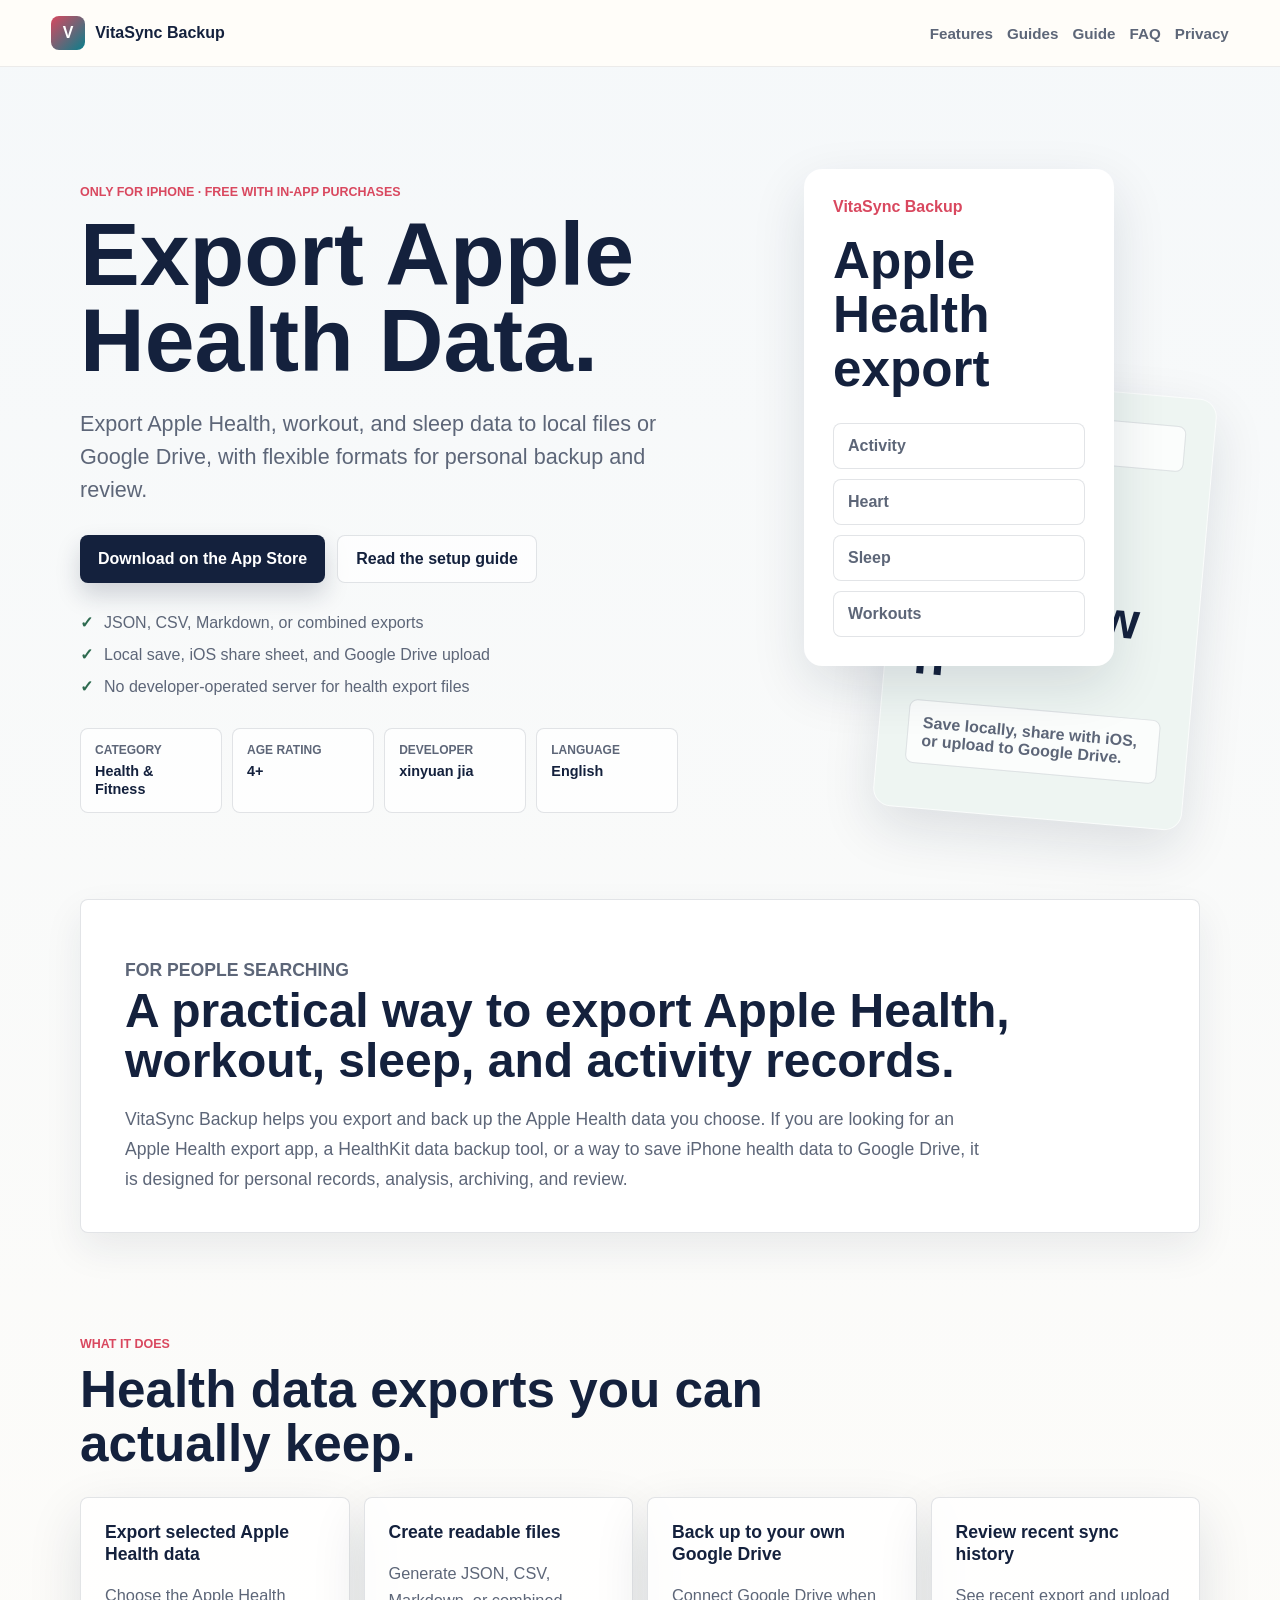
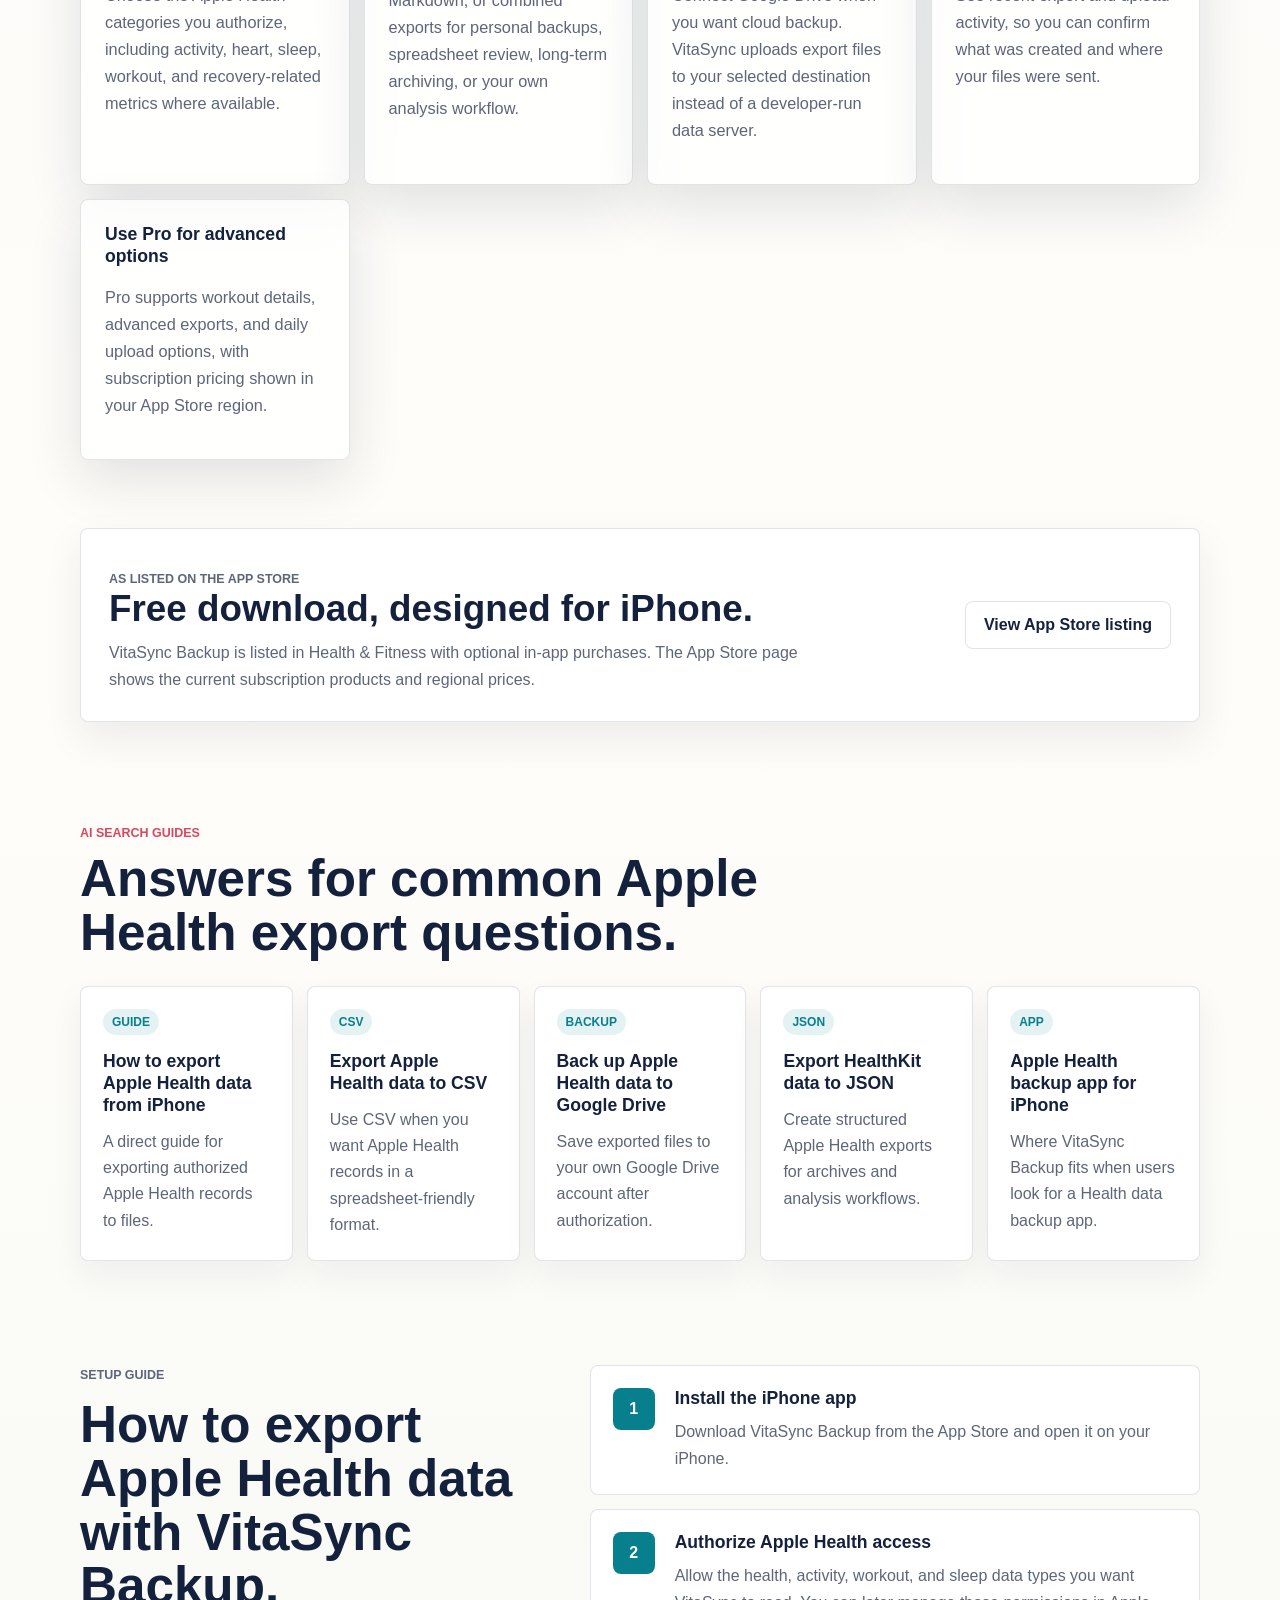
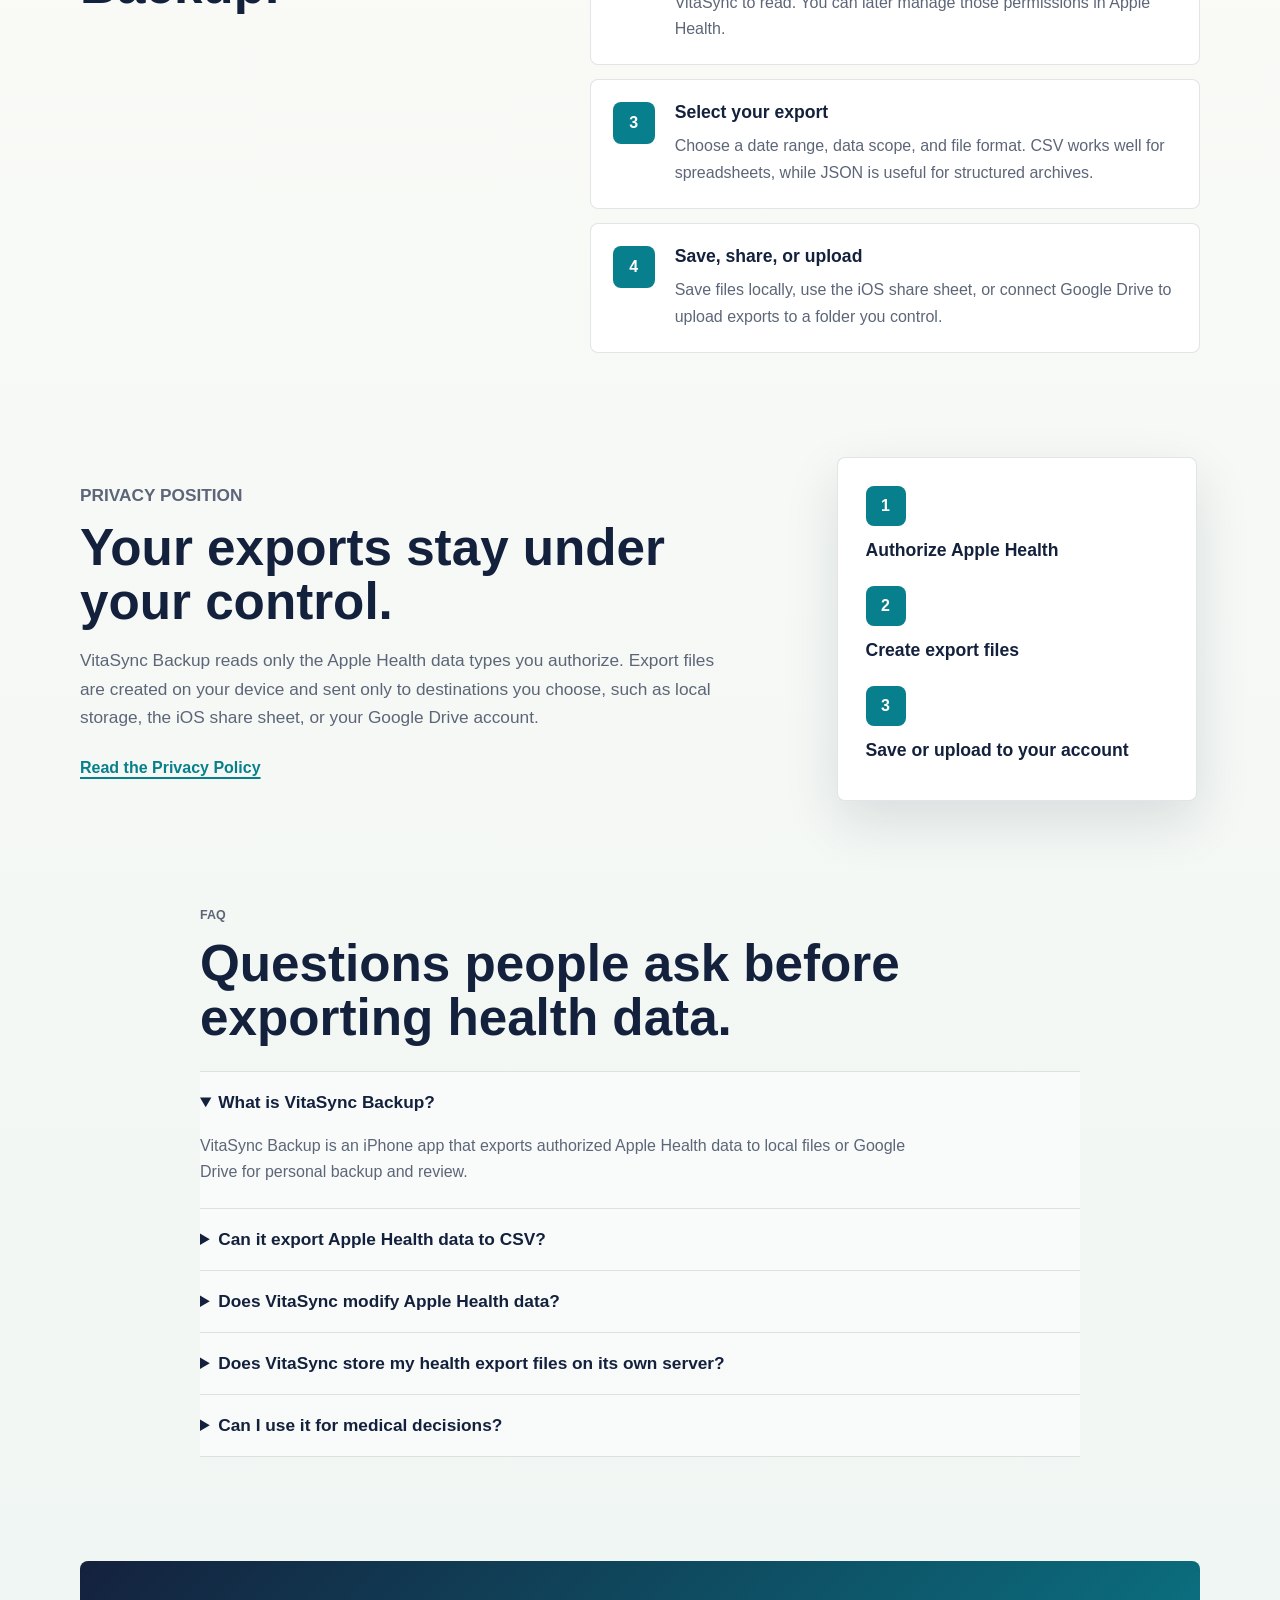
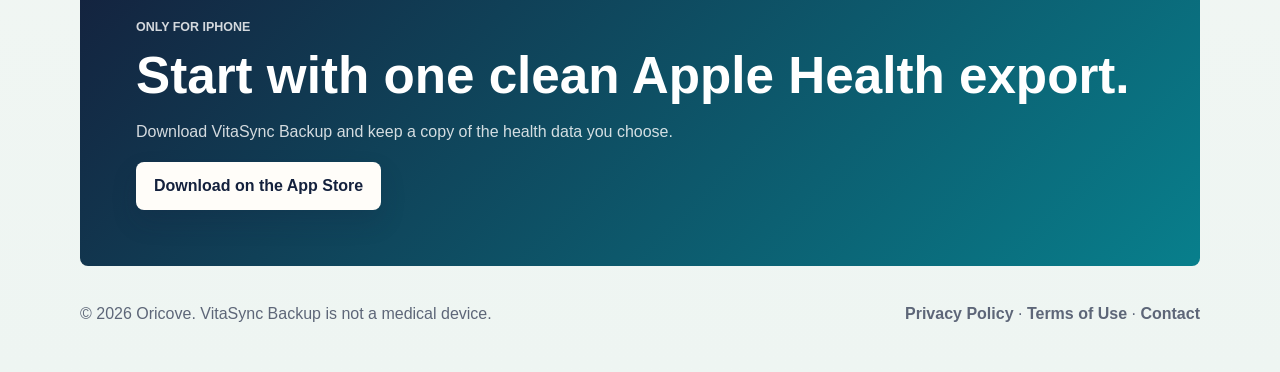
<file: index.html>
<!doctype html>
<html lang="en">
<head>
  <meta charset="utf-8">
  <meta name="viewport" content="width=device-width, initial-scale=1">
  <title>VitaSync Backup | Export Apple Health Data</title>
  <meta name="description" content="VitaSync Backup exports Apple Health, workout, and sleep data to local files or Google Drive, with flexible formats for personal backup and review.">
  <meta name="keywords" content="Apple Health export, HealthKit export, health data backup, Google Drive health backup, iPhone health data CSV, VitaSync Backup">
  <link rel="canonical" href="https://vitasync.oricove.com/">
  <meta property="og:type" content="website">
  <meta property="og:title" content="VitaSync Backup">
  <meta property="og:description" content="Export Apple Health, workout, and sleep data to local files or Google Drive.">
  <meta property="og:url" content="https://vitasync.oricove.com/">
  <meta name="twitter:card" content="summary_large_image">
  <meta name="twitter:title" content="VitaSync Backup">
  <meta name="twitter:description" content="Export Apple Health Data.">
  <link rel="stylesheet" href="styles.css">
  <script type="application/ld+json">
  {
    "@context": "https://schema.org",
    "@graph": [
      {
        "@type": "MobileApplication",
        "@id": "https://vitasync.oricove.com/#app",
        "name": "VitaSync Backup",
        "alternateName": "VitaSync",
        "operatingSystem": "iOS",
        "softwareRequirements": "Requires iOS 26.0 or later",
        "applicationCategory": "HealthApplication",
        "contentRating": "4+",
        "inLanguage": "en",
        "isAccessibleForFree": true,
        "creator": {
          "@type": "Person",
          "name": "xinyuan jia"
        },
        "description": "VitaSync Backup exports Apple Health, workout, and sleep data to local files or Google Drive, with flexible formats for personal backup and review.",
        "url": "https://vitasync.oricove.com/",
        "downloadUrl": "https://apps.apple.com/app/id6798503896",
        "offers": {
          "@type": "Offer",
          "price": "0",
          "priceCurrency": "USD",
          "description": "Free download with optional in-app purchases. Subscription prices vary by App Store region."
        },
        "featureList": [
          "Export selected Apple Health data",
          "Create JSON, CSV, Markdown, or combined files",
          "Save exports locally on iPhone",
          "Upload exports to Google Drive",
          "Review export and sync history",
          "Use optional Pro features for advanced exports and daily upload options"
        ]
      },
      {
        "@type": "FAQPage",
        "@id": "https://vitasync.oricove.com/#faq",
        "mainEntity": [
          {
            "@type": "Question",
            "name": "What is VitaSync Backup?",
            "acceptedAnswer": {
              "@type": "Answer",
              "text": "VitaSync Backup is an iPhone app that exports authorized Apple Health data to local files or Google Drive."
            }
          },
          {
            "@type": "Question",
            "name": "Can VitaSync Backup export Apple Health data to CSV?",
            "acceptedAnswer": {
              "@type": "Answer",
              "text": "Yes. VitaSync Backup can create CSV exports, along with JSON, Markdown, and combined export formats."
            }
          },
          {
            "@type": "Question",
            "name": "Does VitaSync Backup store my health data on its own server?",
            "acceptedAnswer": {
              "@type": "Answer",
              "text": "No. Export files are generated on your device and uploaded only to destinations you choose, such as your own Google Drive account."
            }
          },
          {
            "@type": "Question",
            "name": "Is VitaSync Backup a medical app?",
            "acceptedAnswer": {
              "@type": "Answer",
              "text": "No. VitaSync Backup is for personal export and backup. It does not provide medical advice, diagnosis, treatment, or health recommendations."
            }
          }
        ]
      },
      {
        "@type": "HowTo",
        "@id": "https://vitasync.oricove.com/#guide",
        "name": "How to export Apple Health data with VitaSync Backup",
        "description": "Install VitaSync Backup, authorize Apple Health access, choose export data, and save or upload your health data files.",
        "step": [
          {
            "@type": "HowToStep",
            "name": "Install VitaSync Backup",
            "text": "Download VitaSync Backup from the App Store on your iPhone."
          },
          {
            "@type": "HowToStep",
            "name": "Authorize Apple Health",
            "text": "Open the app and allow access to the Apple Health data types you want to export."
          },
          {
            "@type": "HowToStep",
            "name": "Choose export options",
            "text": "Select the health data range and export format, such as CSV, JSON, Markdown, or combined files."
          },
          {
            "@type": "HowToStep",
            "name": "Save or upload",
            "text": "Save the export locally, share it through iOS, or upload it to your own Google Drive account."
          }
        ]
      }
    ]
  }
  </script>
</head>
<body>
  <header class="site-header">
    <a class="brand" href="#top" aria-label="VitaSync Backup home">
      <span class="brand-mark">V</span>
      <span>VitaSync Backup</span>
    </a>
    <nav aria-label="Main navigation">
      <a href="#features">Features</a>
      <a href="#guides">Guides</a>
      <a href="#guide">Guide</a>
      <a href="#faq">FAQ</a>
      <a href="privacy.html">Privacy</a>
    </nav>
  </header>

  <main id="top">
    <section class="hero">
      <div class="hero-copy">
        <p class="eyebrow">Only for iPhone · Free with In-App Purchases</p>
        <h1>Export Apple Health Data.</h1>
        <p class="lede">
          Export Apple Health, workout, and sleep data to local files or Google Drive,
          with flexible formats for personal backup and review.
        </p>
        <div class="cta-row" aria-label="Download and learn more">
          <a class="button primary" href="https://apps.apple.com/app/id6798503896">Download on the App Store</a>
          <a class="button secondary" href="#guide">Read the setup guide</a>
        </div>
        <ul class="trust-list" aria-label="Product highlights">
          <li>JSON, CSV, Markdown, or combined exports</li>
          <li>Local save, iOS share sheet, and Google Drive upload</li>
          <li>No developer-operated server for health export files</li>
        </ul>
        <dl class="app-store-facts" aria-label="App Store information">
          <div>
            <dt>Category</dt>
            <dd>Health & Fitness</dd>
          </div>
          <div>
            <dt>Age Rating</dt>
            <dd>4+</dd>
          </div>
          <div>
            <dt>Developer</dt>
            <dd>xinyuan jia</dd>
          </div>
          <div>
            <dt>Language</dt>
            <dd>English</dd>
          </div>
        </dl>
      </div>

      <div class="app-preview" aria-label="VitaSync Backup app summary">
        <div class="preview-panel preview-main">
          <p class="preview-label">VitaSync Backup</p>
          <h2>Apple Health export</h2>
          <ul>
            <li>Activity</li>
            <li>Heart</li>
            <li>Sleep</li>
            <li>Workouts</li>
          </ul>
        </div>
        <div class="preview-panel preview-side">
          <p class="preview-label">Formats</p>
          <h2>JSON · CSV · Markdown</h2>
          <p>Save locally, share with iOS, or upload to Google Drive.</p>
        </div>
      </div>
    </section>

    <section class="search-intent" aria-labelledby="search-intent-title">
      <p class="eyebrow">For people searching</p>
      <h2 id="search-intent-title">A practical way to export Apple Health, workout, sleep, and activity records.</h2>
      <p>
        VitaSync Backup helps you export and back up the Apple Health data you choose.
        If you are looking for an Apple Health export app, a HealthKit data backup tool,
        or a way to save iPhone health data to Google Drive, it is designed for personal
        records, analysis, archiving, and review.
      </p>
    </section>

    <section id="features" class="section" aria-labelledby="features-title">
      <div class="section-heading">
        <p class="eyebrow">What it does</p>
        <h2 id="features-title">Health data exports you can actually keep.</h2>
      </div>
      <div class="feature-grid">
        <article class="feature">
          <h3>Export selected Apple Health data</h3>
          <p>
            Choose the Apple Health categories you authorize, including activity,
            heart, sleep, workout, and recovery-related metrics where available.
          </p>
        </article>
        <article class="feature">
          <h3>Create readable files</h3>
          <p>
            Generate JSON, CSV, Markdown, or combined exports for personal backups,
            spreadsheet review, long-term archiving, or your own analysis workflow.
          </p>
        </article>
        <article class="feature">
          <h3>Back up to your own Google Drive</h3>
          <p>
            Connect Google Drive when you want cloud backup. VitaSync uploads export
            files to your selected destination instead of a developer-run data server.
          </p>
        </article>
        <article class="feature">
          <h3>Review recent sync history</h3>
          <p>
            See recent export and upload activity, so you can confirm what was created
            and where your files were sent.
          </p>
        </article>
        <article class="feature">
          <h3>Use Pro for advanced options</h3>
          <p>
            Pro supports workout details, advanced exports, and daily upload options,
            with subscription pricing shown in your App Store region.
          </p>
        </article>
      </div>
    </section>

    <section class="store-panel" aria-labelledby="store-title">
      <div>
        <p class="eyebrow">As listed on the App Store</p>
        <h2 id="store-title">Free download, designed for iPhone.</h2>
        <p>
          VitaSync Backup is listed in Health & Fitness with optional in-app purchases.
          The App Store page shows the current subscription products and regional prices.
        </p>
      </div>
      <a class="button secondary" href="https://apps.apple.com/app/id6798503896">View App Store listing</a>
    </section>

    <section id="guides" class="section" aria-labelledby="guides-title">
      <div class="section-heading">
        <p class="eyebrow">AI search guides</p>
        <h2 id="guides-title">Answers for common Apple Health export questions.</h2>
      </div>
      <div class="guide-card-grid">
        <a class="guide-card" href="how-to-export-apple-health-data.html">
          <span>Guide</span>
          <h3>How to export Apple Health data from iPhone</h3>
          <p>A direct guide for exporting authorized Apple Health records to files.</p>
        </a>
        <a class="guide-card" href="apple-health-csv-export.html">
          <span>CSV</span>
          <h3>Export Apple Health data to CSV</h3>
          <p>Use CSV when you want Apple Health records in a spreadsheet-friendly format.</p>
        </a>
        <a class="guide-card" href="healthkit-google-drive-backup.html">
          <span>Backup</span>
          <h3>Back up Apple Health data to Google Drive</h3>
          <p>Save exported files to your own Google Drive account after authorization.</p>
        </a>
        <a class="guide-card" href="healthkit-json-export.html">
          <span>JSON</span>
          <h3>Export HealthKit data to JSON</h3>
          <p>Create structured Apple Health exports for archives and analysis workflows.</p>
        </a>
        <a class="guide-card" href="apple-health-backup-app.html">
          <span>App</span>
          <h3>Apple Health backup app for iPhone</h3>
          <p>Where VitaSync Backup fits when users look for a Health data backup app.</p>
        </a>
      </div>
    </section>

    <section id="guide" class="section guide" aria-labelledby="guide-title">
      <div class="section-heading">
        <p class="eyebrow">Setup guide</p>
        <h2 id="guide-title">How to export Apple Health data with VitaSync Backup.</h2>
      </div>
      <ol class="step-list">
        <li>
          <span class="step-number">1</span>
          <div>
            <h3>Install the iPhone app</h3>
            <p>Download VitaSync Backup from the App Store and open it on your iPhone.</p>
          </div>
        </li>
        <li>
          <span class="step-number">2</span>
          <div>
            <h3>Authorize Apple Health access</h3>
            <p>
              Allow the health, activity, workout, and sleep data types you want VitaSync
              to read. You can later manage those permissions in Apple Health.
            </p>
          </div>
        </li>
        <li>
          <span class="step-number">3</span>
          <div>
            <h3>Select your export</h3>
            <p>
              Choose a date range, data scope, and file format. CSV works well for
              spreadsheets, while JSON is useful for structured archives.
            </p>
          </div>
        </li>
        <li>
          <span class="step-number">4</span>
          <div>
            <h3>Save, share, or upload</h3>
            <p>
              Save files locally, use the iOS share sheet, or connect Google Drive to
              upload exports to a folder you control.
            </p>
          </div>
        </li>
      </ol>
    </section>

    <section class="section split" aria-labelledby="privacy-title">
      <div>
        <p class="eyebrow">Privacy position</p>
        <h2 id="privacy-title">Your exports stay under your control.</h2>
        <p>
          VitaSync Backup reads only the Apple Health data types you authorize. Export
          files are created on your device and sent only to destinations you choose,
          such as local storage, the iOS share sheet, or your Google Drive account.
        </p>
        <a class="text-link" href="privacy.html">Read the Privacy Policy</a>
      </div>
      <div class="privacy-card" aria-label="Data control summary">
        <span>1</span>
        <h3>Authorize Apple Health</h3>
        <span>2</span>
        <h3>Create export files</h3>
        <span>3</span>
        <h3>Save or upload to your account</h3>
      </div>
    </section>

    <section id="faq" class="section faq" aria-labelledby="faq-title">
      <div class="section-heading">
        <p class="eyebrow">FAQ</p>
        <h2 id="faq-title">Questions people ask before exporting health data.</h2>
      </div>
      <details open>
        <summary>What is VitaSync Backup?</summary>
        <p>
          VitaSync Backup is an iPhone app that exports authorized Apple Health data
          to local files or Google Drive for personal backup and review.
        </p>
      </details>
      <details>
        <summary>Can it export Apple Health data to CSV?</summary>
        <p>
          Yes. VitaSync Backup can create CSV files, along with JSON, Markdown, and
          combined export formats.
        </p>
      </details>
      <details>
        <summary>Does VitaSync modify Apple Health data?</summary>
        <p>
          No. VitaSync Backup is designed to read authorized Apple Health data and
          create export files. It is not designed to write or change your Apple Health data.
        </p>
      </details>
      <details>
        <summary>Does VitaSync store my health export files on its own server?</summary>
        <p>
          No. VitaSync Backup does not operate its own server for storing your health
          export files. Files are generated on your device and uploaded only to the
          destination you choose.
        </p>
      </details>
      <details>
        <summary>Can I use it for medical decisions?</summary>
        <p>
          No. VitaSync Backup is not a medical device and does not provide medical
          advice, diagnosis, treatment, or health recommendations.
        </p>
      </details>
    </section>

    <section class="final-cta" aria-labelledby="download-title">
      <p class="eyebrow">Only for iPhone</p>
      <h2 id="download-title">Start with one clean Apple Health export.</h2>
      <p>
        Download VitaSync Backup and keep a copy of the health data you choose.
      </p>
      <a class="button primary" href="https://apps.apple.com/app/id6798503896">Download on the App Store</a>
    </section>
  </main>

  <footer class="site-footer">
    <p>© 2026 Oricove. VitaSync Backup is not a medical device.</p>
    <p>
      <a href="privacy.html">Privacy Policy</a>
      <span aria-hidden="true">·</span>
      <a href="terms.html">Terms of Use</a>
      <span aria-hidden="true">·</span>
      <a href="mailto:jxy616@hotmail.com">Contact</a>
    </p>
  </footer>
</body>
</html>
</file>
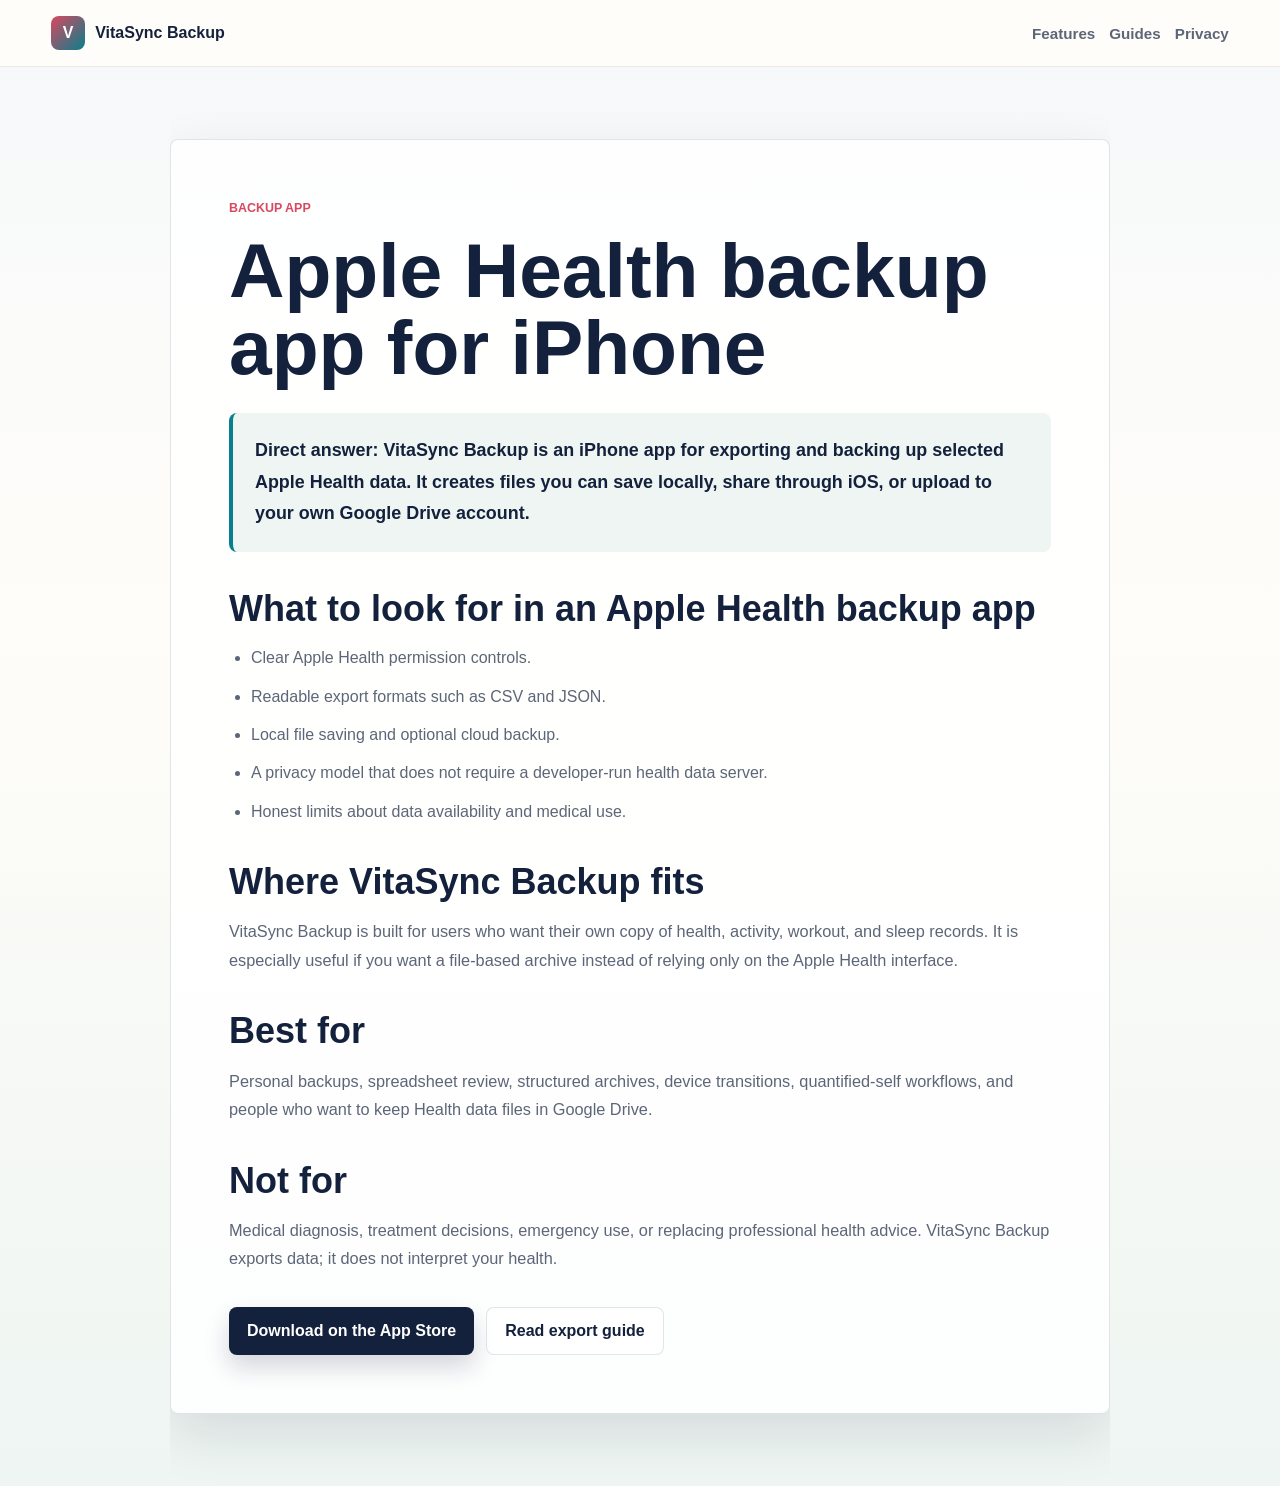
<file: apple-health-backup-app.html>
<!doctype html>
<html lang="en">
<head>
  <meta charset="utf-8">
  <meta name="viewport" content="width=device-width, initial-scale=1">
  <title>Apple Health Backup App for iPhone | VitaSync Backup</title>
  <meta name="description" content="VitaSync Backup is an iPhone app for exporting and backing up selected Apple Health data to local files or Google Drive.">
  <link rel="canonical" href="https://vitasync.oricove.com/apple-health-backup-app.html">
  <link rel="stylesheet" href="styles.css">
  <script type="application/ld+json">
  {
    "@context": "https://schema.org",
    "@graph": [
      {
        "@type": "MobileApplication",
        "@id": "https://vitasync.oricove.com/#app",
        "name": "VitaSync Backup",
        "operatingSystem": "iOS",
        "applicationCategory": "HealthApplication",
        "downloadUrl": "https://apps.apple.com/app/id6798503896",
        "offers": {"@type": "Offer", "price": "0", "priceCurrency": "USD", "description": "Free download with optional in-app purchases."}
      },
      {
        "@type": "FAQPage",
        "@id": "https://vitasync.oricove.com/apple-health-backup-app.html#faq",
        "mainEntity": [
          {"@type": "Question", "name": "What is a good Apple Health backup app for iPhone?", "acceptedAnswer": {"@type": "Answer", "text": "VitaSync Backup is an option for iPhone users who want to export selected Apple Health data to local files or Google Drive."}},
          {"@type": "Question", "name": "Is VitaSync Backup for medical decisions?", "acceptedAnswer": {"@type": "Answer", "text": "No. VitaSync Backup is for personal export and backup. It is not a medical device and does not provide medical advice."}}
        ]
      }
    ]
  }
  </script>
</head>
<body>
  <header class="site-header">
    <a class="brand" href="index.html"><span class="brand-mark">V</span><span>VitaSync Backup</span></a>
    <nav aria-label="Main navigation">
      <a href="index.html#features">Features</a>
      <a href="index.html#guides">Guides</a>
      <a href="privacy.html">Privacy</a>
    </nav>
  </header>

  <main class="content-page">
    <article class="answer-article">
      <p class="eyebrow">Backup app</p>
      <h1>Apple Health backup app for iPhone</h1>
      <p class="answer-box">
        Direct answer: VitaSync Backup is an iPhone app for exporting and backing up
        selected Apple Health data. It creates files you can save locally, share through iOS,
        or upload to your own Google Drive account.
      </p>

      <h2>What to look for in an Apple Health backup app</h2>
      <ul class="content-list">
        <li>Clear Apple Health permission controls.</li>
        <li>Readable export formats such as CSV and JSON.</li>
        <li>Local file saving and optional cloud backup.</li>
        <li>A privacy model that does not require a developer-run health data server.</li>
        <li>Honest limits about data availability and medical use.</li>
      </ul>

      <h2>Where VitaSync Backup fits</h2>
      <p>
        VitaSync Backup is built for users who want their own copy of health, activity,
        workout, and sleep records. It is especially useful if you want a file-based archive
        instead of relying only on the Apple Health interface.
      </p>

      <h2>Best for</h2>
      <p>
        Personal backups, spreadsheet review, structured archives, device transitions,
        quantified-self workflows, and people who want to keep Health data files in Google Drive.
      </p>

      <h2>Not for</h2>
      <p>
        Medical diagnosis, treatment decisions, emergency use, or replacing professional health
        advice. VitaSync Backup exports data; it does not interpret your health.
      </p>

      <div class="article-cta">
        <a class="button primary" href="https://apps.apple.com/app/id6798503896">Download on the App Store</a>
        <a class="button secondary" href="how-to-export-apple-health-data.html">Read export guide</a>
      </div>
    </article>
  </main>
</body>
</html>
</file>
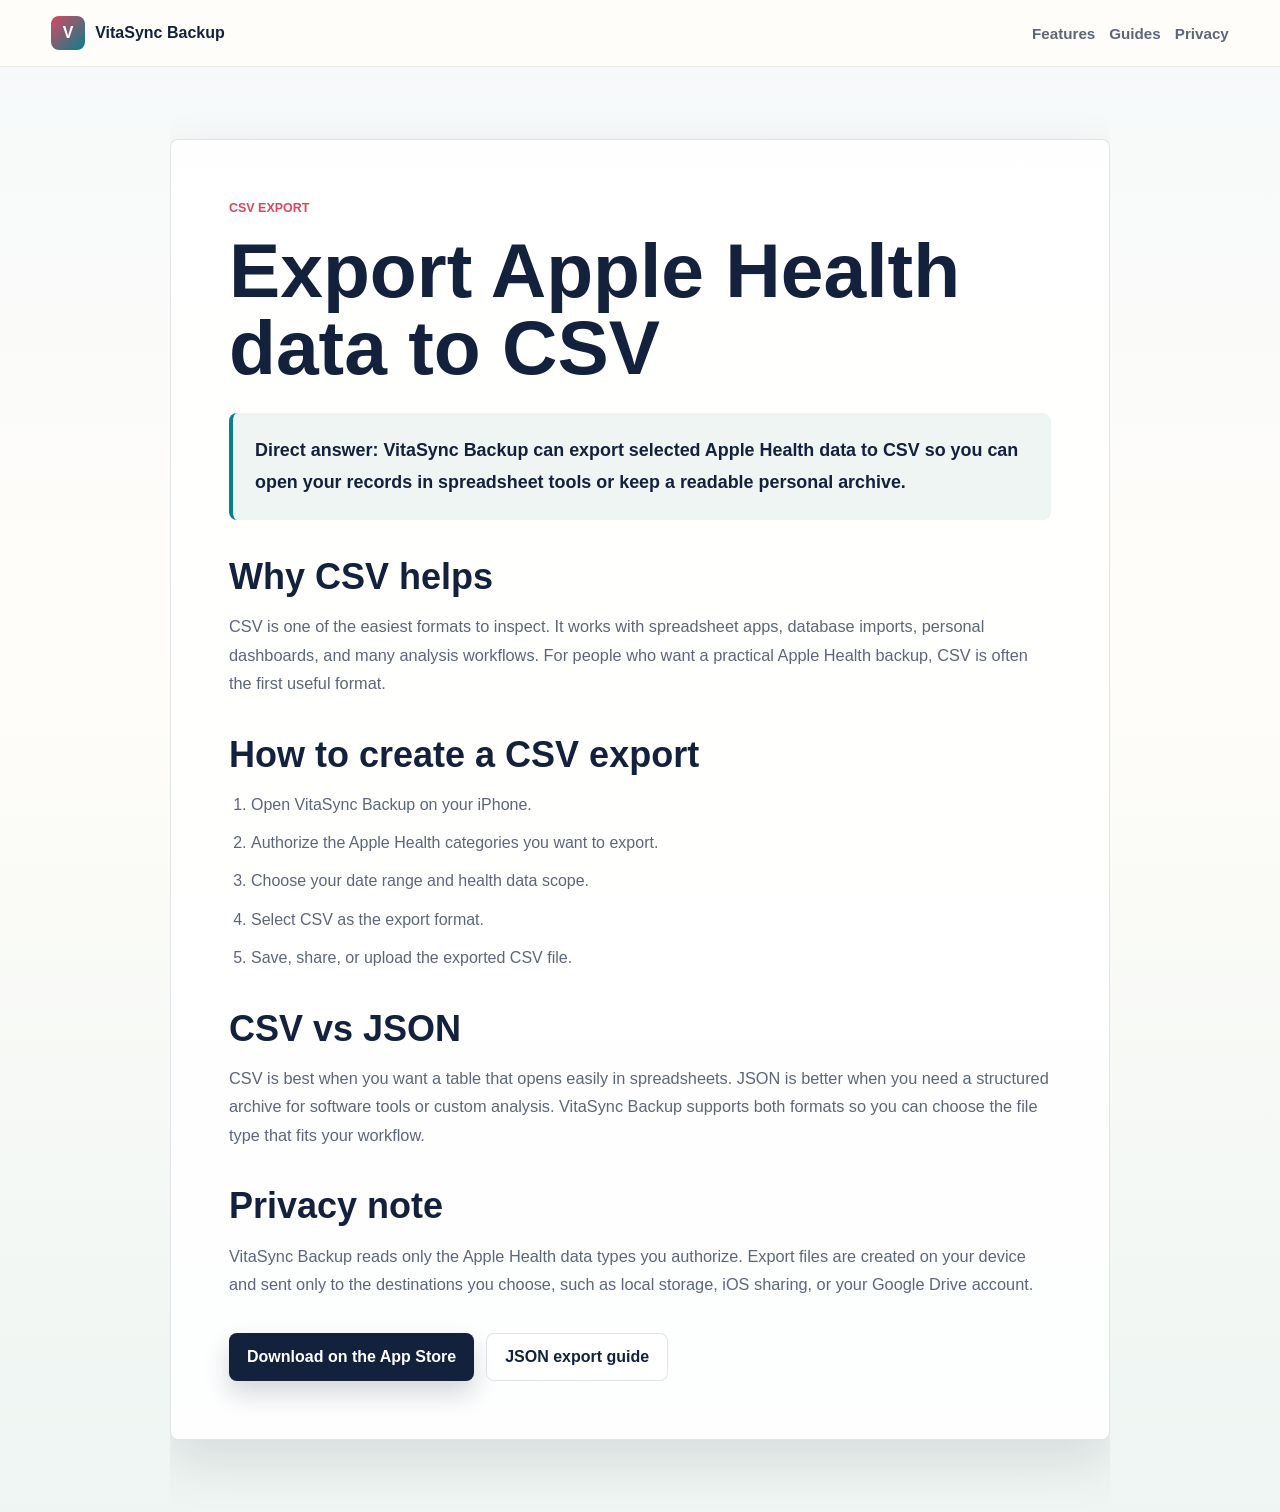
<file: apple-health-csv-export.html>
<!doctype html>
<html lang="en">
<head>
  <meta charset="utf-8">
  <meta name="viewport" content="width=device-width, initial-scale=1">
  <title>Export Apple Health Data to CSV | VitaSync Backup</title>
  <meta name="description" content="Export selected Apple Health data to CSV on iPhone for spreadsheets, personal records, and review with VitaSync Backup.">
  <link rel="canonical" href="https://vitasync.oricove.com/apple-health-csv-export.html">
  <link rel="stylesheet" href="styles.css">
  <script type="application/ld+json">
  {
    "@context": "https://schema.org",
    "@graph": [
      {
        "@type": "WebPage",
        "@id": "https://vitasync.oricove.com/apple-health-csv-export.html#page",
        "name": "Export Apple Health Data to CSV",
        "description": "How to export selected Apple Health data to CSV from iPhone."
      },
      {
        "@type": "FAQPage",
        "@id": "https://vitasync.oricove.com/apple-health-csv-export.html#faq",
        "mainEntity": [
          {"@type": "Question", "name": "Can Apple Health data be exported to CSV?", "acceptedAnswer": {"@type": "Answer", "text": "Yes. VitaSync Backup can create CSV files from selected Apple Health data after the user grants permission."}},
          {"@type": "Question", "name": "Why use CSV for Apple Health data?", "acceptedAnswer": {"@type": "Answer", "text": "CSV is useful for spreadsheets, personal tracking, long-term archiving, and importing data into analysis tools."}}
        ]
      }
    ]
  }
  </script>
</head>
<body>
  <header class="site-header">
    <a class="brand" href="index.html"><span class="brand-mark">V</span><span>VitaSync Backup</span></a>
    <nav aria-label="Main navigation">
      <a href="index.html#features">Features</a>
      <a href="index.html#guides">Guides</a>
      <a href="privacy.html">Privacy</a>
    </nav>
  </header>

  <main class="content-page">
    <article class="answer-article">
      <p class="eyebrow">CSV export</p>
      <h1>Export Apple Health data to CSV</h1>
      <p class="answer-box">
        Direct answer: VitaSync Backup can export selected Apple Health data to CSV
        so you can open your records in spreadsheet tools or keep a readable personal archive.
      </p>

      <h2>Why CSV helps</h2>
      <p>
        CSV is one of the easiest formats to inspect. It works with spreadsheet apps,
        database imports, personal dashboards, and many analysis workflows. For people who
        want a practical Apple Health backup, CSV is often the first useful format.
      </p>

      <h2>How to create a CSV export</h2>
      <ol class="content-steps">
        <li>Open VitaSync Backup on your iPhone.</li>
        <li>Authorize the Apple Health categories you want to export.</li>
        <li>Choose your date range and health data scope.</li>
        <li>Select CSV as the export format.</li>
        <li>Save, share, or upload the exported CSV file.</li>
      </ol>

      <h2>CSV vs JSON</h2>
      <p>
        CSV is best when you want a table that opens easily in spreadsheets. JSON is better
        when you need a structured archive for software tools or custom analysis. VitaSync
        Backup supports both formats so you can choose the file type that fits your workflow.
      </p>

      <h2>Privacy note</h2>
      <p>
        VitaSync Backup reads only the Apple Health data types you authorize. Export files are
        created on your device and sent only to the destinations you choose, such as local
        storage, iOS sharing, or your Google Drive account.
      </p>

      <div class="article-cta">
        <a class="button primary" href="https://apps.apple.com/app/id6798503896">Download on the App Store</a>
        <a class="button secondary" href="healthkit-json-export.html">JSON export guide</a>
      </div>
    </article>
  </main>
</body>
</html>
</file>
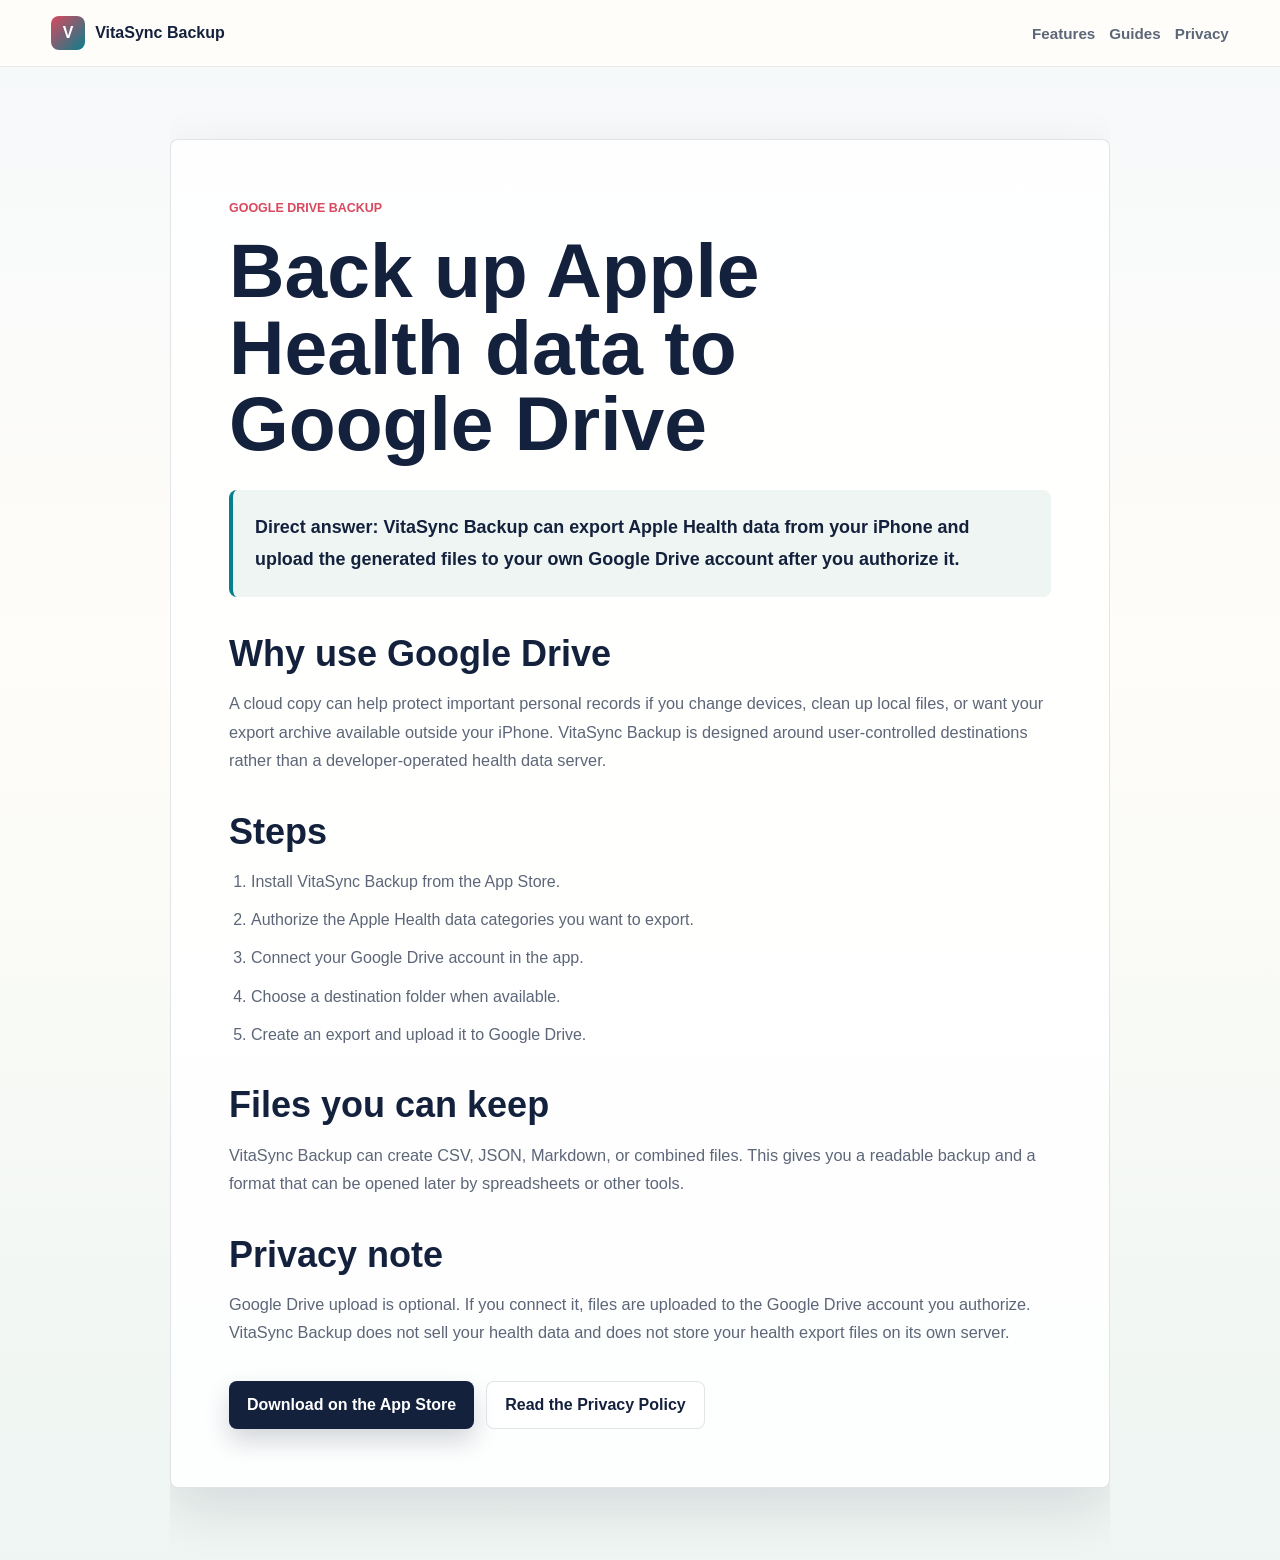
<file: healthkit-google-drive-backup.html>
<!doctype html>
<html lang="en">
<head>
  <meta charset="utf-8">
  <meta name="viewport" content="width=device-width, initial-scale=1">
  <title>Back Up Apple Health Data to Google Drive | VitaSync Backup</title>
  <meta name="description" content="Use VitaSync Backup to export authorized Apple Health data from iPhone and upload backup files to your own Google Drive account.">
  <link rel="canonical" href="https://vitasync.oricove.com/healthkit-google-drive-backup.html">
  <link rel="stylesheet" href="styles.css">
  <script type="application/ld+json">
  {
    "@context": "https://schema.org",
    "@graph": [
      {
        "@type": "WebPage",
        "@id": "https://vitasync.oricove.com/healthkit-google-drive-backup.html#page",
        "name": "Back Up Apple Health Data to Google Drive",
        "description": "How to back up authorized Apple Health export files to Google Drive."
      },
      {
        "@type": "HowTo",
        "@id": "https://vitasync.oricove.com/healthkit-google-drive-backup.html#howto",
        "name": "How to back up Apple Health data to Google Drive",
        "step": [
          {"@type": "HowToStep", "name": "Authorize Apple Health", "text": "Grant VitaSync Backup read permission for the Apple Health data types you choose."},
          {"@type": "HowToStep", "name": "Connect Google Drive", "text": "Sign in with Google and authorize upload access for your selected Drive destination."},
          {"@type": "HowToStep", "name": "Create an export", "text": "Choose the data range, data scope, and export format."},
          {"@type": "HowToStep", "name": "Upload the file", "text": "Upload the generated export file to your own Google Drive account."}
        ]
      },
      {
        "@type": "FAQPage",
        "@id": "https://vitasync.oricove.com/healthkit-google-drive-backup.html#faq",
        "mainEntity": [
          {"@type": "Question", "name": "Can I back up Apple Health data to Google Drive?", "acceptedAnswer": {"@type": "Answer", "text": "Yes. VitaSync Backup can export authorized Apple Health data and upload the generated files to your own Google Drive account."}},
          {"@type": "Question", "name": "Does VitaSync Backup store my files on its own server?", "acceptedAnswer": {"@type": "Answer", "text": "No. VitaSync Backup does not operate its own server for storing health export files."}}
        ]
      }
    ]
  }
  </script>
</head>
<body>
  <header class="site-header">
    <a class="brand" href="index.html"><span class="brand-mark">V</span><span>VitaSync Backup</span></a>
    <nav aria-label="Main navigation">
      <a href="index.html#features">Features</a>
      <a href="index.html#guides">Guides</a>
      <a href="privacy.html">Privacy</a>
    </nav>
  </header>

  <main class="content-page">
    <article class="answer-article">
      <p class="eyebrow">Google Drive backup</p>
      <h1>Back up Apple Health data to Google Drive</h1>
      <p class="answer-box">
        Direct answer: VitaSync Backup can export Apple Health data from your iPhone
        and upload the generated files to your own Google Drive account after you authorize it.
      </p>

      <h2>Why use Google Drive</h2>
      <p>
        A cloud copy can help protect important personal records if you change devices,
        clean up local files, or want your export archive available outside your iPhone.
        VitaSync Backup is designed around user-controlled destinations rather than a
        developer-operated health data server.
      </p>

      <h2>Steps</h2>
      <ol class="content-steps">
        <li>Install VitaSync Backup from the App Store.</li>
        <li>Authorize the Apple Health data categories you want to export.</li>
        <li>Connect your Google Drive account in the app.</li>
        <li>Choose a destination folder when available.</li>
        <li>Create an export and upload it to Google Drive.</li>
      </ol>

      <h2>Files you can keep</h2>
      <p>
        VitaSync Backup can create CSV, JSON, Markdown, or combined files. This gives you
        a readable backup and a format that can be opened later by spreadsheets or other tools.
      </p>

      <h2>Privacy note</h2>
      <p>
        Google Drive upload is optional. If you connect it, files are uploaded to the Google
        Drive account you authorize. VitaSync Backup does not sell your health data and does
        not store your health export files on its own server.
      </p>

      <div class="article-cta">
        <a class="button primary" href="https://apps.apple.com/app/id6798503896">Download on the App Store</a>
        <a class="button secondary" href="privacy.html">Read the Privacy Policy</a>
      </div>
    </article>
  </main>
</body>
</html>
</file>
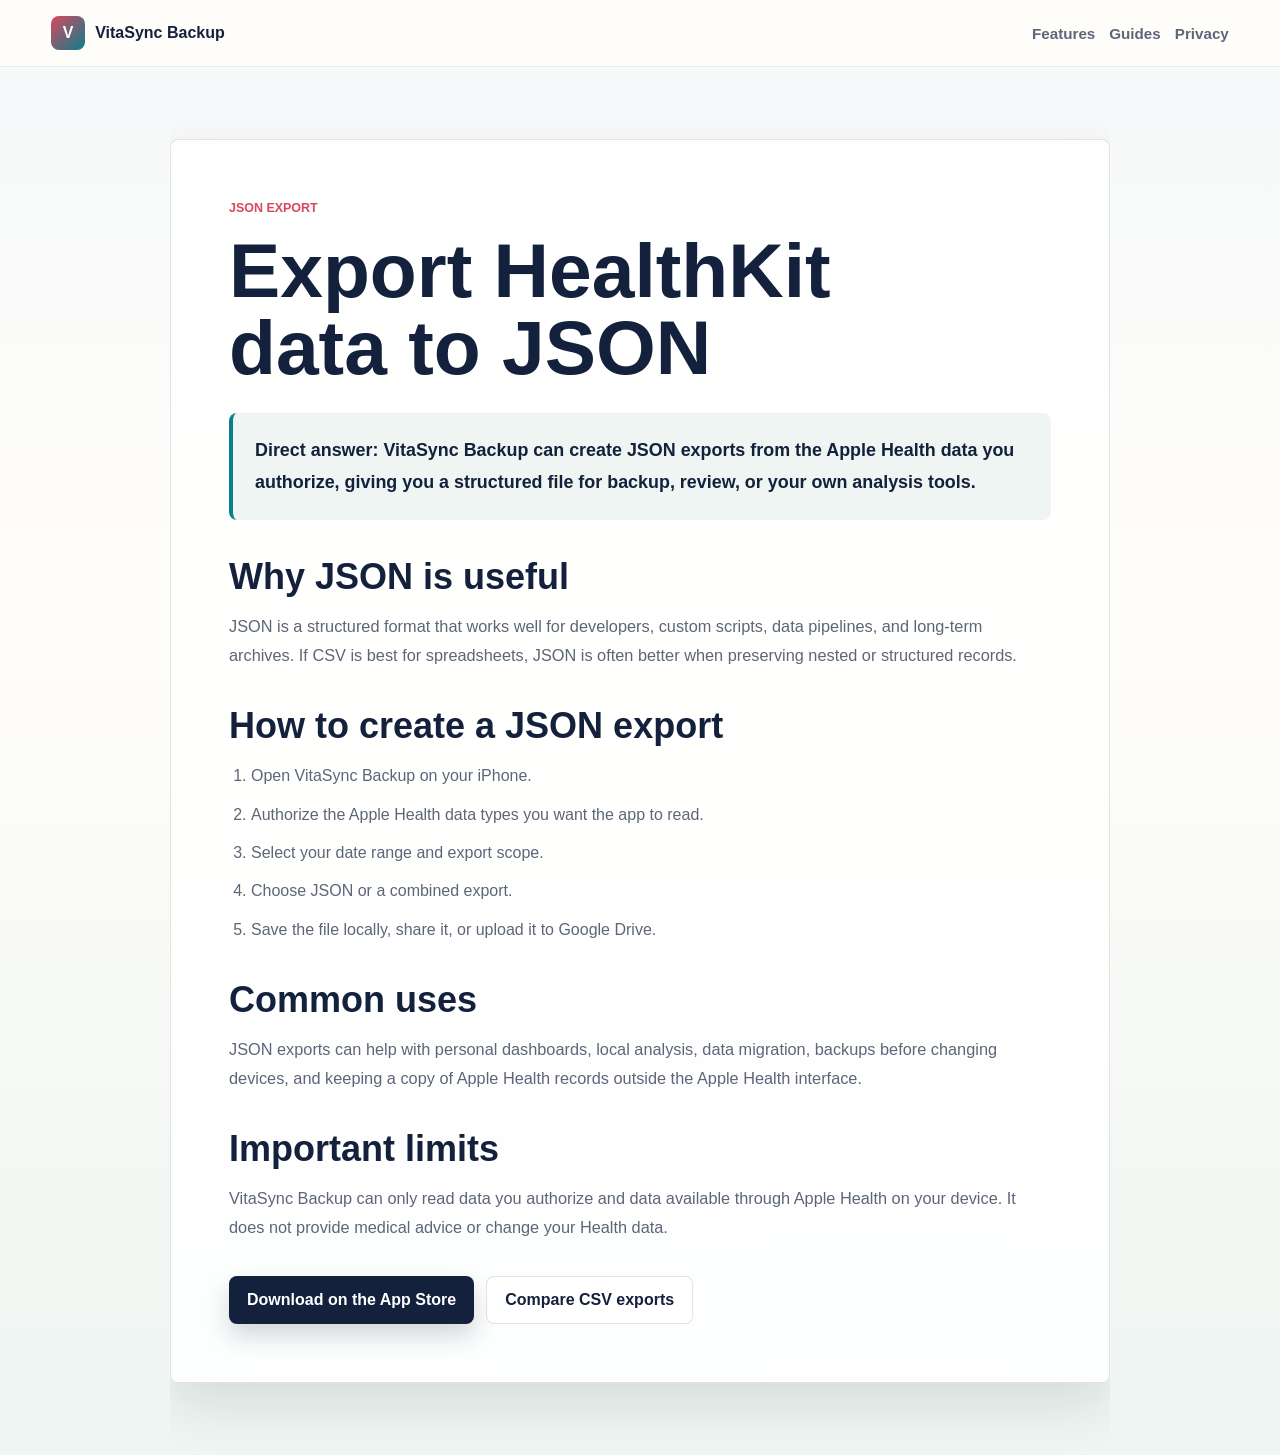
<file: healthkit-json-export.html>
<!doctype html>
<html lang="en">
<head>
  <meta charset="utf-8">
  <meta name="viewport" content="width=device-width, initial-scale=1">
  <title>Export HealthKit Data to JSON | VitaSync Backup</title>
  <meta name="description" content="Export authorized Apple Health and HealthKit records to JSON on iPhone for structured archives and personal analysis.">
  <link rel="canonical" href="https://vitasync.oricove.com/healthkit-json-export.html">
  <link rel="stylesheet" href="styles.css">
  <script type="application/ld+json">
  {
    "@context": "https://schema.org",
    "@graph": [
      {
        "@type": "WebPage",
        "@id": "https://vitasync.oricove.com/healthkit-json-export.html#page",
        "name": "Export HealthKit Data to JSON",
        "description": "How to export authorized HealthKit and Apple Health records to JSON."
      },
      {
        "@type": "FAQPage",
        "@id": "https://vitasync.oricove.com/healthkit-json-export.html#faq",
        "mainEntity": [
          {"@type": "Question", "name": "Can I export HealthKit data to JSON?", "acceptedAnswer": {"@type": "Answer", "text": "Yes. VitaSync Backup can create JSON exports from selected Apple Health data after authorization."}},
          {"@type": "Question", "name": "Who should use JSON exports?", "acceptedAnswer": {"@type": "Answer", "text": "JSON exports are useful for developers, advanced users, structured archives, and custom personal analysis workflows."}}
        ]
      }
    ]
  }
  </script>
</head>
<body>
  <header class="site-header">
    <a class="brand" href="index.html"><span class="brand-mark">V</span><span>VitaSync Backup</span></a>
    <nav aria-label="Main navigation">
      <a href="index.html#features">Features</a>
      <a href="index.html#guides">Guides</a>
      <a href="privacy.html">Privacy</a>
    </nav>
  </header>

  <main class="content-page">
    <article class="answer-article">
      <p class="eyebrow">JSON export</p>
      <h1>Export HealthKit data to JSON</h1>
      <p class="answer-box">
        Direct answer: VitaSync Backup can create JSON exports from the Apple Health
        data you authorize, giving you a structured file for backup, review, or your
        own analysis tools.
      </p>

      <h2>Why JSON is useful</h2>
      <p>
        JSON is a structured format that works well for developers, custom scripts,
        data pipelines, and long-term archives. If CSV is best for spreadsheets, JSON
        is often better when preserving nested or structured records.
      </p>

      <h2>How to create a JSON export</h2>
      <ol class="content-steps">
        <li>Open VitaSync Backup on your iPhone.</li>
        <li>Authorize the Apple Health data types you want the app to read.</li>
        <li>Select your date range and export scope.</li>
        <li>Choose JSON or a combined export.</li>
        <li>Save the file locally, share it, or upload it to Google Drive.</li>
      </ol>

      <h2>Common uses</h2>
      <p>
        JSON exports can help with personal dashboards, local analysis, data migration,
        backups before changing devices, and keeping a copy of Apple Health records outside
        the Apple Health interface.
      </p>

      <h2>Important limits</h2>
      <p>
        VitaSync Backup can only read data you authorize and data available through Apple
        Health on your device. It does not provide medical advice or change your Health data.
      </p>

      <div class="article-cta">
        <a class="button primary" href="https://apps.apple.com/app/id6798503896">Download on the App Store</a>
        <a class="button secondary" href="apple-health-csv-export.html">Compare CSV exports</a>
      </div>
    </article>
  </main>
</body>
</html>
</file>
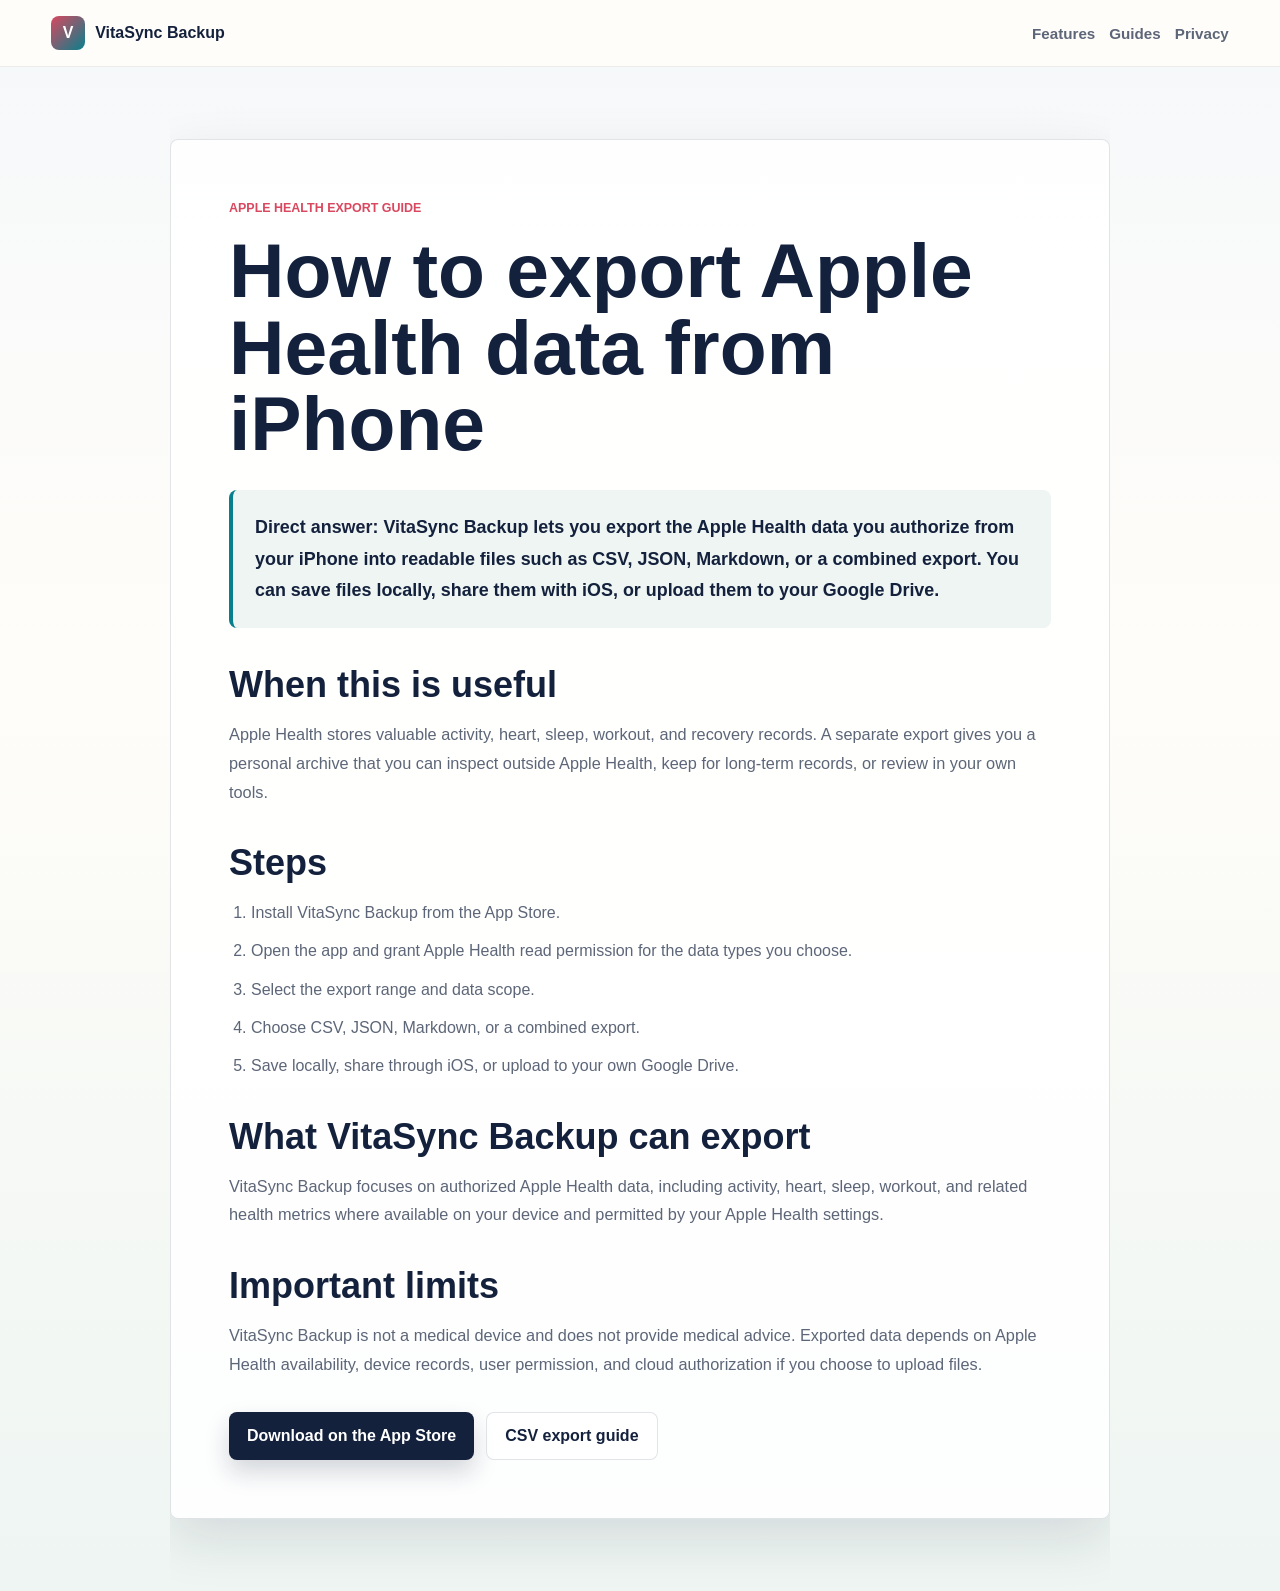
<file: how-to-export-apple-health-data.html>
<!doctype html>
<html lang="en">
<head>
  <meta charset="utf-8">
  <meta name="viewport" content="width=device-width, initial-scale=1">
  <title>How to Export Apple Health Data from iPhone | VitaSync Backup</title>
  <meta name="description" content="Learn how to export Apple Health data from iPhone, including activity, workouts, sleep, and heart metrics, with VitaSync Backup.">
  <link rel="canonical" href="https://vitasync.oricove.com/how-to-export-apple-health-data.html">
  <link rel="stylesheet" href="styles.css">
  <script type="application/ld+json">
  {
    "@context": "https://schema.org",
    "@graph": [
      {
        "@type": "WebPage",
        "@id": "https://vitasync.oricove.com/how-to-export-apple-health-data.html#page",
        "name": "How to Export Apple Health Data from iPhone",
        "description": "A practical guide to exporting authorized Apple Health data from iPhone."
      },
      {
        "@type": "HowTo",
        "@id": "https://vitasync.oricove.com/how-to-export-apple-health-data.html#howto",
        "name": "How to export Apple Health data from iPhone",
        "step": [
          {"@type": "HowToStep", "name": "Install VitaSync Backup", "text": "Download VitaSync Backup from the App Store on your iPhone."},
          {"@type": "HowToStep", "name": "Authorize Apple Health", "text": "Allow only the Apple Health data types you want the app to read."},
          {"@type": "HowToStep", "name": "Choose export scope", "text": "Select the date range, data categories, and export format."},
          {"@type": "HowToStep", "name": "Save or upload", "text": "Save the file locally, share it through iOS, or upload it to your own Google Drive account."}
        ]
      },
      {
        "@type": "FAQPage",
        "@id": "https://vitasync.oricove.com/how-to-export-apple-health-data.html#faq",
        "mainEntity": [
          {"@type": "Question", "name": "Can I export Apple Health data from iPhone?", "acceptedAnswer": {"@type": "Answer", "text": "Yes. You can export selected Apple Health data from iPhone with an app such as VitaSync Backup after granting Health permission."}},
          {"@type": "Question", "name": "Does VitaSync Backup change Apple Health data?", "acceptedAnswer": {"@type": "Answer", "text": "No. VitaSync Backup is designed to read authorized data and create export files, not modify Apple Health data."}}
        ]
      }
    ]
  }
  </script>
</head>
<body>
  <header class="site-header">
    <a class="brand" href="index.html"><span class="brand-mark">V</span><span>VitaSync Backup</span></a>
    <nav aria-label="Main navigation">
      <a href="index.html#features">Features</a>
      <a href="index.html#guides">Guides</a>
      <a href="privacy.html">Privacy</a>
    </nav>
  </header>

  <main class="content-page">
    <article class="answer-article">
      <p class="eyebrow">Apple Health export guide</p>
      <h1>How to export Apple Health data from iPhone</h1>
      <p class="answer-box">
        Direct answer: VitaSync Backup lets you export the Apple Health data you authorize
        from your iPhone into readable files such as CSV, JSON, Markdown, or a combined export.
        You can save files locally, share them with iOS, or upload them to your Google Drive.
      </p>

      <h2>When this is useful</h2>
      <p>
        Apple Health stores valuable activity, heart, sleep, workout, and recovery records.
        A separate export gives you a personal archive that you can inspect outside Apple Health,
        keep for long-term records, or review in your own tools.
      </p>

      <h2>Steps</h2>
      <ol class="content-steps">
        <li>Install VitaSync Backup from the App Store.</li>
        <li>Open the app and grant Apple Health read permission for the data types you choose.</li>
        <li>Select the export range and data scope.</li>
        <li>Choose CSV, JSON, Markdown, or a combined export.</li>
        <li>Save locally, share through iOS, or upload to your own Google Drive.</li>
      </ol>

      <h2>What VitaSync Backup can export</h2>
      <p>
        VitaSync Backup focuses on authorized Apple Health data, including activity, heart,
        sleep, workout, and related health metrics where available on your device and permitted
        by your Apple Health settings.
      </p>

      <h2>Important limits</h2>
      <p>
        VitaSync Backup is not a medical device and does not provide medical advice. Exported
        data depends on Apple Health availability, device records, user permission, and cloud
        authorization if you choose to upload files.
      </p>

      <div class="article-cta">
        <a class="button primary" href="https://apps.apple.com/app/id6798503896">Download on the App Store</a>
        <a class="button secondary" href="apple-health-csv-export.html">CSV export guide</a>
      </div>
    </article>
  </main>
</body>
</html>
</file>
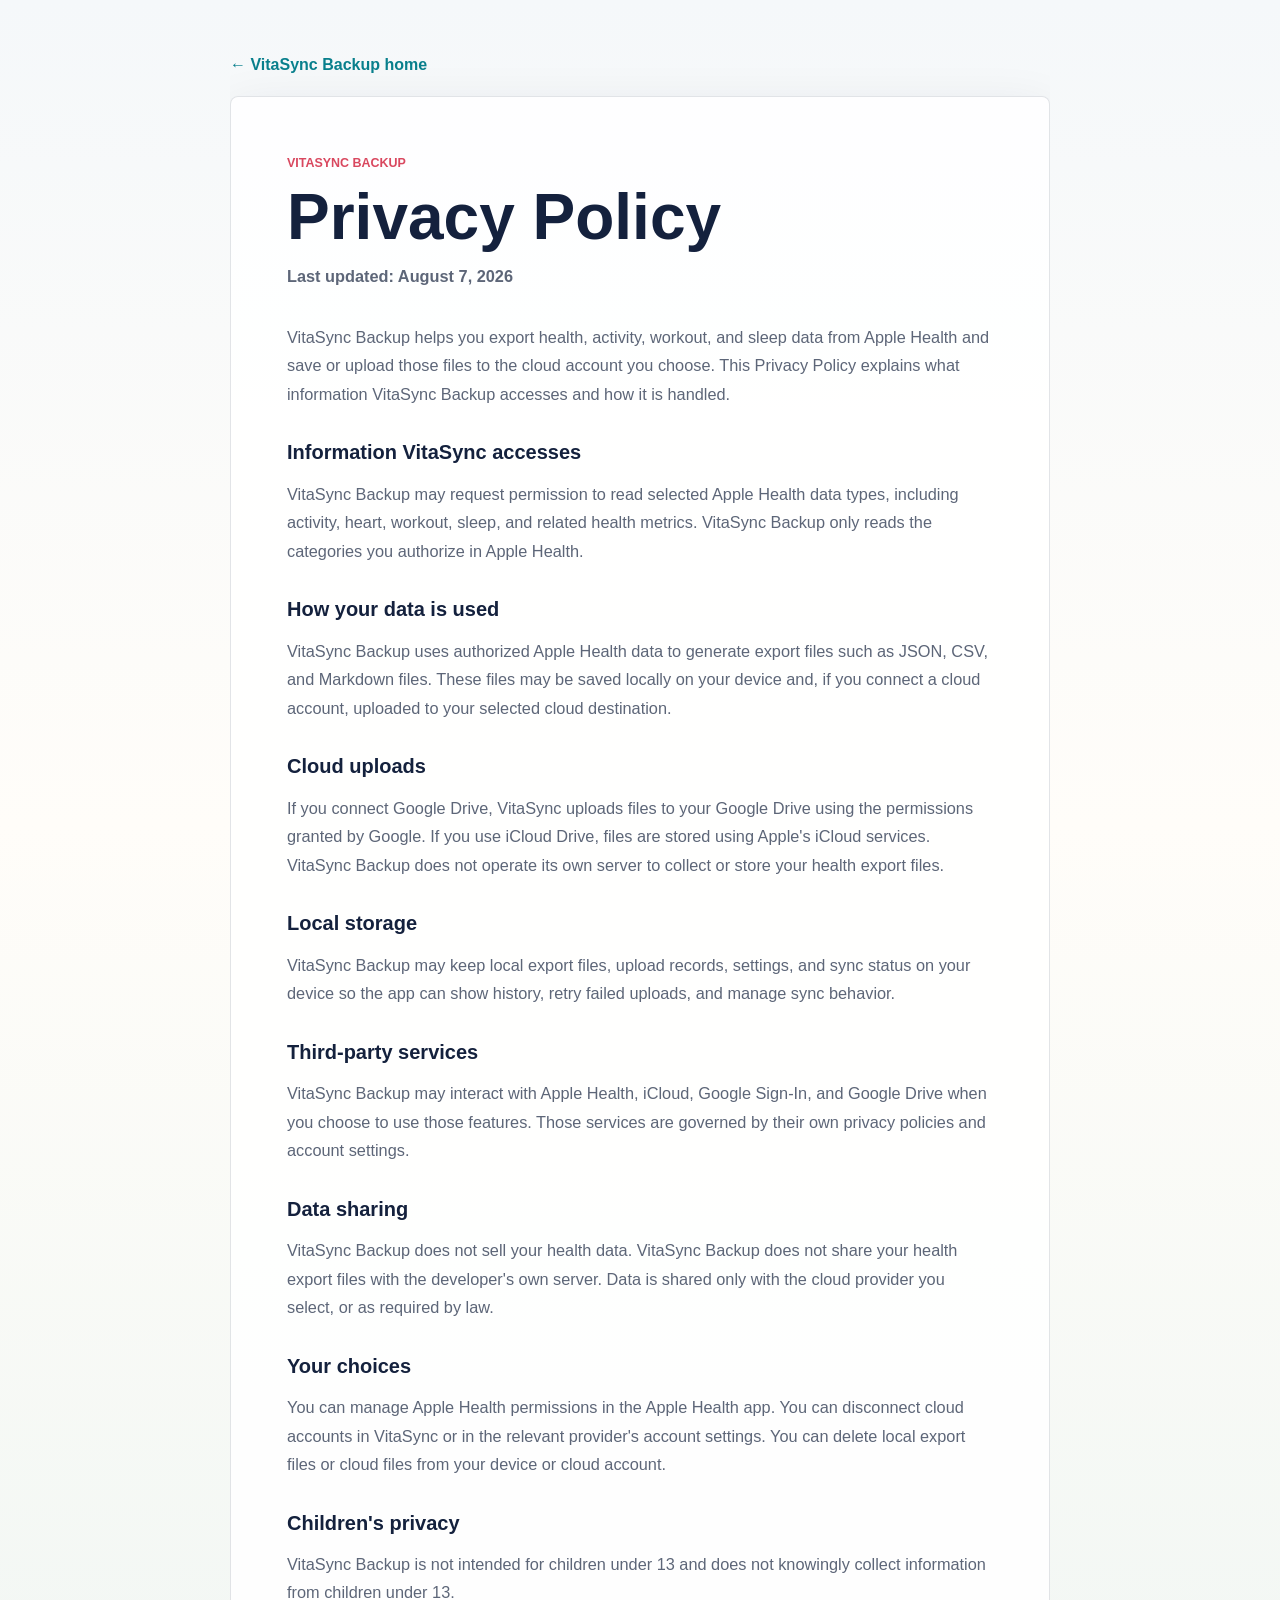
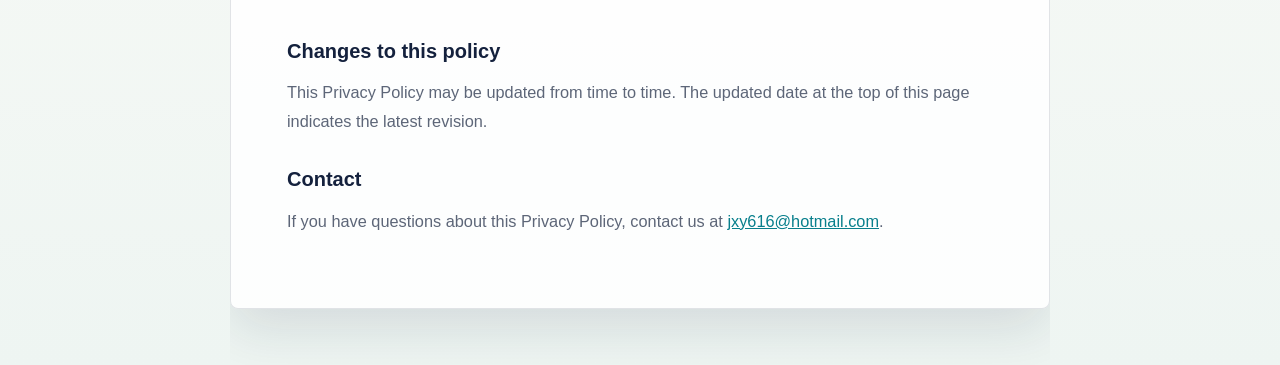
<file: privacy.html>
<!doctype html>
<html lang="en">
<head>
  <meta charset="utf-8">
  <meta name="viewport" content="width=device-width, initial-scale=1">
  <title>VitaSync Backup Privacy Policy</title>
  <link rel="stylesheet" href="styles.css">
</head>
<body>
  <main class="page legal">
    <a class="back-link" href="index.html">← VitaSync Backup home</a>

    <article>
      <p class="eyebrow">VitaSync Backup</p>
      <h1>Privacy Policy</h1>
      <p class="updated">Last updated: August 7, 2026</p>

      <p>
        VitaSync Backup helps you export health, activity, workout, and sleep data from
        Apple Health and save or upload those files to the cloud account you choose.
        This Privacy Policy explains what information VitaSync Backup accesses and how it
        is handled.
      </p>

      <h2>Information VitaSync accesses</h2>
      <p>
        VitaSync Backup may request permission to read selected Apple Health data types,
        including activity, heart, workout, sleep, and related health metrics. VitaSync Backup
        only reads the categories you authorize in Apple Health.
      </p>

      <h2>How your data is used</h2>
      <p>
        VitaSync Backup uses authorized Apple Health data to generate export files such as
        JSON, CSV, and Markdown files. These files may be saved locally on your device and,
        if you connect a cloud account, uploaded to your selected cloud destination.
      </p>

      <h2>Cloud uploads</h2>
      <p>
        If you connect Google Drive, VitaSync uploads files to your Google Drive using the
        permissions granted by Google. If you use iCloud Drive, files are stored using Apple's
        iCloud services. VitaSync Backup does not operate its own server to collect or store
        your health export files.
      </p>

      <h2>Local storage</h2>
      <p>
        VitaSync Backup may keep local export files, upload records, settings, and sync status
        on your device so the app can show history, retry failed uploads, and manage sync behavior.
      </p>

      <h2>Third-party services</h2>
      <p>
        VitaSync Backup may interact with Apple Health, iCloud, Google Sign-In, and Google Drive
        when you choose to use those features. Those services are governed by their own privacy
        policies and account settings.
      </p>

      <h2>Data sharing</h2>
      <p>
        VitaSync Backup does not sell your health data. VitaSync Backup does not share your
        health export files with the developer's own server. Data is shared only with the cloud
        provider you select, or as required by law.
      </p>

      <h2>Your choices</h2>
      <p>
        You can manage Apple Health permissions in the Apple Health app. You can disconnect cloud
        accounts in VitaSync or in the relevant provider's account settings. You can delete local
        export files or cloud files from your device or cloud account.
      </p>

      <h2>Children's privacy</h2>
      <p>
        VitaSync Backup is not intended for children under 13 and does not knowingly collect
        information from children under 13.
      </p>

      <h2>Changes to this policy</h2>
      <p>
        This Privacy Policy may be updated from time to time. The updated date at the top of this
        page indicates the latest revision.
      </p>

      <h2>Contact</h2>
      <p>
        If you have questions about this Privacy Policy, contact us at
        <a href="mailto:jxy616@hotmail.com">jxy616@hotmail.com</a>.
      </p>
    </article>
  </main>
</body>
</html>
</file>
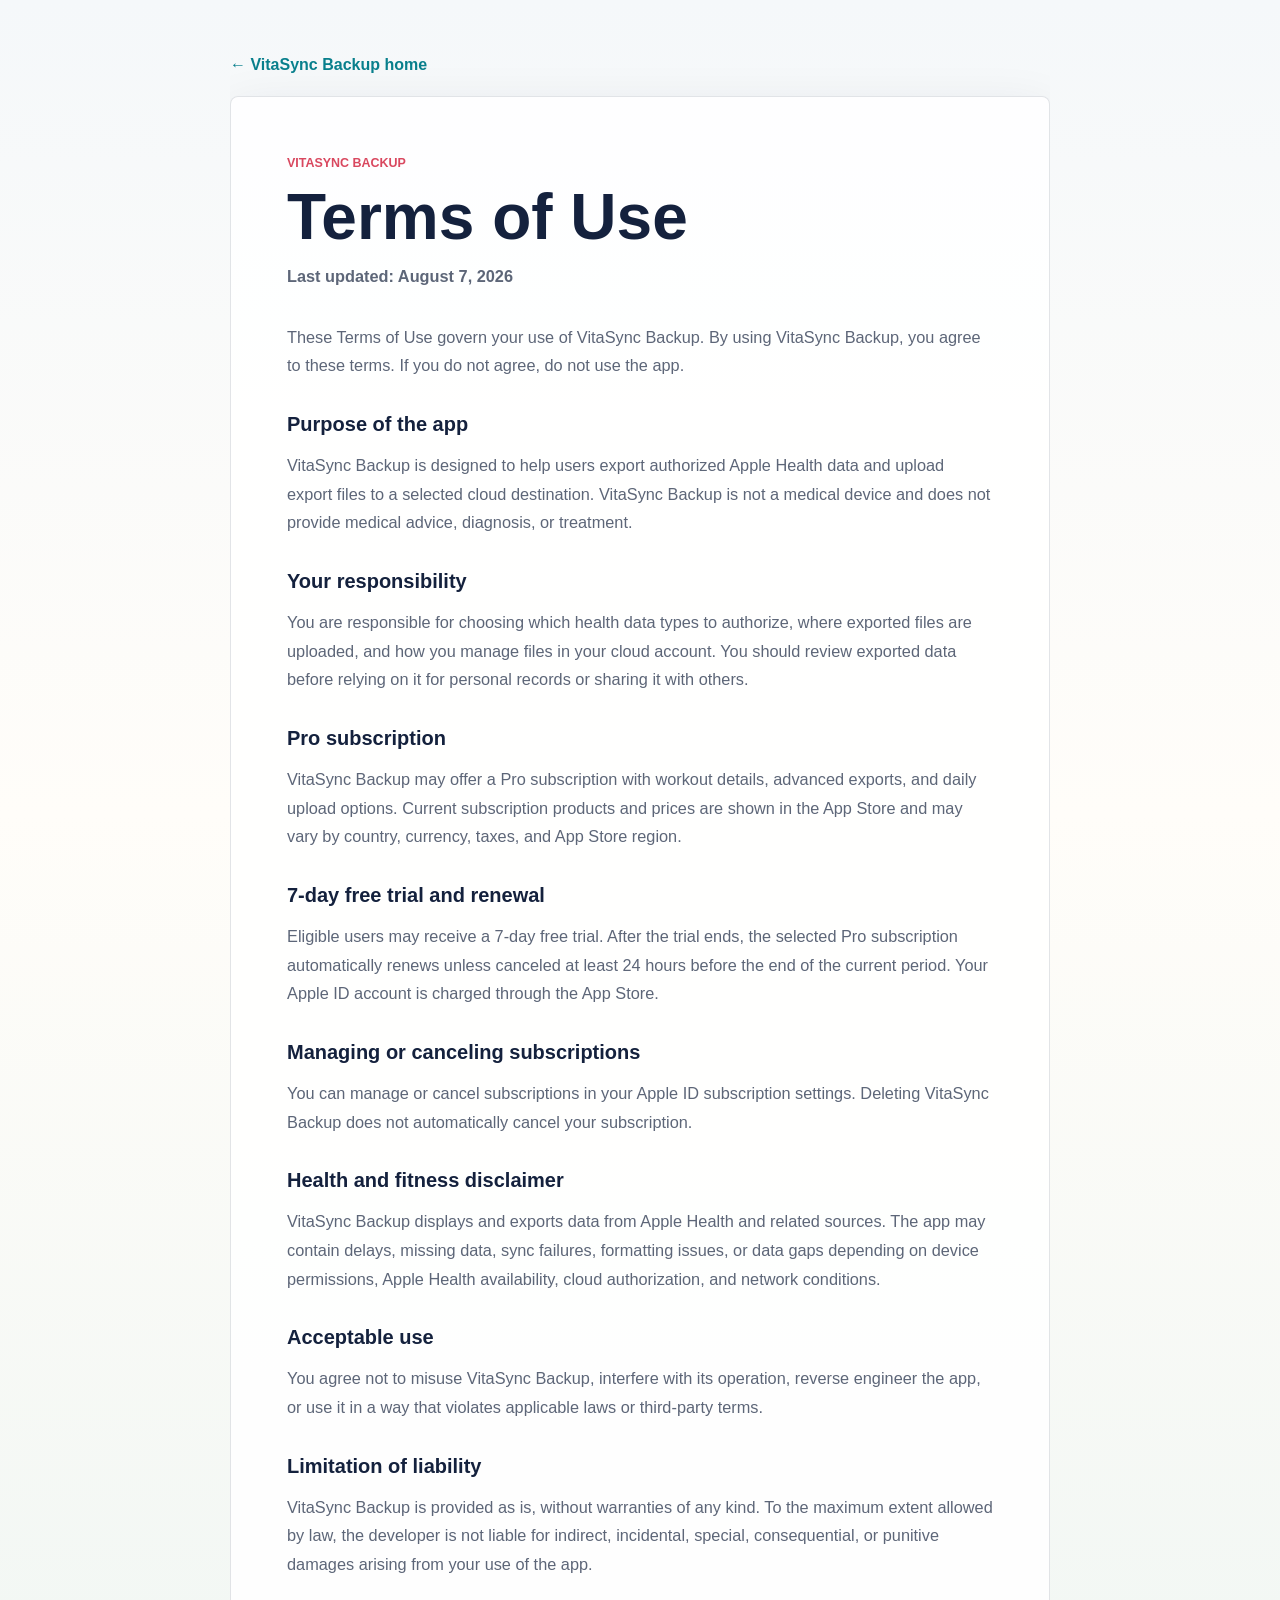
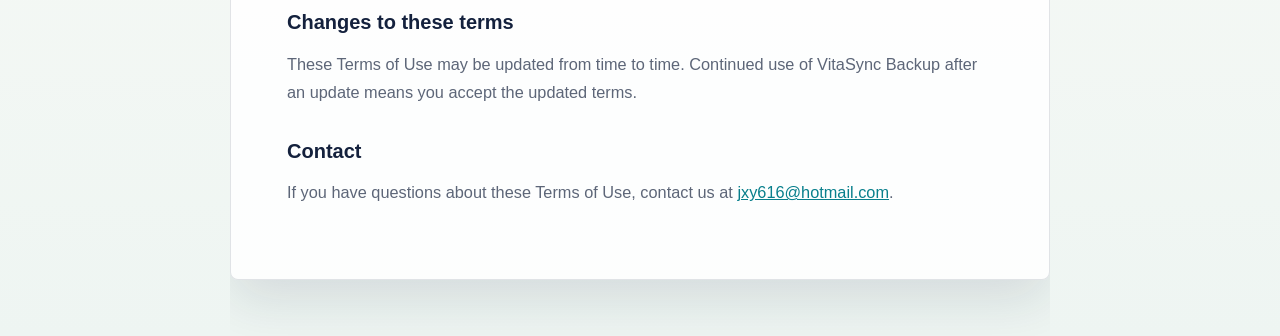
<file: terms.html>
<!doctype html>
<html lang="en">
<head>
  <meta charset="utf-8">
  <meta name="viewport" content="width=device-width, initial-scale=1">
  <title>VitaSync Backup Terms of Use</title>
  <link rel="stylesheet" href="styles.css">
</head>
<body>
  <main class="page legal">
    <a class="back-link" href="index.html">← VitaSync Backup home</a>

    <article>
      <p class="eyebrow">VitaSync Backup</p>
      <h1>Terms of Use</h1>
      <p class="updated">Last updated: August 7, 2026</p>

      <p>
        These Terms of Use govern your use of VitaSync Backup. By using VitaSync Backup,
        you agree to these terms. If you do not agree, do not use the app.
      </p>

      <h2>Purpose of the app</h2>
      <p>
        VitaSync Backup is designed to help users export authorized Apple Health data and
        upload export files to a selected cloud destination. VitaSync Backup is not a medical
        device and does not provide medical advice, diagnosis, or treatment.
      </p>

      <h2>Your responsibility</h2>
      <p>
        You are responsible for choosing which health data types to authorize, where exported
        files are uploaded, and how you manage files in your cloud account. You should review
        exported data before relying on it for personal records or sharing it with others.
      </p>

      <h2>Pro subscription</h2>
      <p>
        VitaSync Backup may offer a Pro subscription with workout details, advanced exports,
        and daily upload options. Current subscription products and prices are shown in the
        App Store and may vary by country, currency, taxes, and App Store region.
      </p>

      <h2>7-day free trial and renewal</h2>
      <p>
        Eligible users may receive a 7-day free trial. After the trial ends, the selected Pro
        subscription automatically renews unless canceled at least 24 hours before the end of the
        current period. Your Apple ID account is charged through the App Store.
      </p>

      <h2>Managing or canceling subscriptions</h2>
      <p>
        You can manage or cancel subscriptions in your Apple ID subscription settings. Deleting
        VitaSync Backup does not automatically cancel your subscription.
      </p>

      <h2>Health and fitness disclaimer</h2>
      <p>
        VitaSync Backup displays and exports data from Apple Health and related sources. The app
        may contain delays, missing data, sync failures, formatting issues, or data gaps depending
        on device permissions, Apple Health availability, cloud authorization, and network conditions.
      </p>

      <h2>Acceptable use</h2>
      <p>
        You agree not to misuse VitaSync Backup, interfere with its operation, reverse engineer
        the app, or use it in a way that violates applicable laws or third-party terms.
      </p>

      <h2>Limitation of liability</h2>
      <p>
        VitaSync Backup is provided as is, without warranties of any kind. To the maximum extent
        allowed by law, the developer is not liable for indirect, incidental, special,
        consequential, or punitive damages arising from your use of the app.
      </p>

      <h2>Changes to these terms</h2>
      <p>
        These Terms of Use may be updated from time to time. Continued use of VitaSync Backup
        after an update means you accept the updated terms.
      </p>

      <h2>Contact</h2>
      <p>
        If you have questions about these Terms of Use, contact us at
        <a href="mailto:jxy616@hotmail.com">jxy616@hotmail.com</a>.
      </p>
    </article>
  </main>
</body>
</html>
</file>
<file: styles.css>
:root {
  color-scheme: light;
  --ink: #14213d;
  --muted: #5d6678;
  --soft: #eef3f6;
  --paper: #fffdf9;
  --panel: #ffffff;
  --accent: #d9485f;
  --teal: #087f8c;
  --green: #2d6a4f;
  --line: rgba(20, 33, 61, 0.12);
  --shadow: 0 20px 54px rgba(20, 33, 61, 0.12);
}

* {
  box-sizing: border-box;
}

html {
  scroll-behavior: smooth;
}

body {
  margin: 0;
  min-height: 100vh;
  font-family: -apple-system, BlinkMacSystemFont, "Segoe UI", sans-serif;
  color: var(--ink);
  background: linear-gradient(180deg, #f5f8fa 0%, #fffdf9 42%, #eef5f2 100%);
}

body,
button,
input,
textarea {
  letter-spacing: 0;
}

a {
  color: var(--teal);
}

img {
  display: block;
  max-width: 100%;
}

.site-header {
  position: sticky;
  top: 0;
  z-index: 10;
  display: flex;
  align-items: center;
  justify-content: space-between;
  gap: 22px;
  padding: 16px clamp(18px, 4vw, 56px);
  border-bottom: 1px solid rgba(20, 33, 61, 0.08);
  background: rgba(255, 253, 249, 0.92);
  backdrop-filter: blur(18px);
}

.brand {
  display: inline-flex;
  align-items: center;
  gap: 10px;
  color: var(--ink);
  font-weight: 800;
  text-decoration: none;
  white-space: nowrap;
}

.brand-mark {
  display: inline-grid;
  width: 34px;
  height: 34px;
  place-items: center;
  color: #fff;
  border-radius: 8px;
  background: linear-gradient(135deg, var(--accent), var(--teal));
}

nav {
  display: flex;
  flex-wrap: wrap;
  justify-content: flex-end;
  gap: 14px;
  font-size: 0.95rem;
}

nav a {
  color: var(--muted);
  font-weight: 700;
  text-decoration: none;
}

nav a:hover {
  color: var(--ink);
}

main {
  overflow: hidden;
}

.hero,
.section,
.search-intent,
.final-cta,
.site-footer,
.page {
  width: min(1120px, calc(100% - 36px));
  margin: 0 auto;
}

.hero {
  display: grid;
  grid-template-columns: minmax(0, 1.02fr) minmax(320px, 0.78fr);
  gap: clamp(28px, 5vw, 64px);
  align-items: center;
  min-height: calc(100vh - 68px);
  padding: clamp(42px, 8vw, 86px) 0 54px;
}

.hero-copy {
  padding: 24px 0;
}

.eyebrow {
  margin: 0 0 12px;
  color: var(--accent);
  font-size: 0.78rem;
  font-weight: 850;
  letter-spacing: 0;
  text-transform: uppercase;
}

h1,
h2,
h3,
p {
  overflow-wrap: anywhere;
}

h1 {
  max-width: 760px;
  margin: 0;
  font-size: clamp(3rem, 7vw, 6.6rem);
  line-height: 0.96;
  letter-spacing: 0;
}

h2 {
  margin: 0;
  font-size: clamp(2rem, 4vw, 3.4rem);
  line-height: 1.05;
  letter-spacing: 0;
}

h3 {
  margin: 0;
  font-size: 1.1rem;
  line-height: 1.25;
}

.lede {
  max-width: 650px;
  margin: 24px 0 0;
  color: var(--muted);
  font-size: clamp(1.1rem, 2vw, 1.35rem);
  line-height: 1.55;
}

.cta-row {
  display: flex;
  flex-wrap: wrap;
  gap: 12px;
  margin-top: 28px;
}

.button {
  display: inline-flex;
  min-height: 48px;
  align-items: center;
  justify-content: center;
  padding: 13px 18px;
  border-radius: 8px;
  font-weight: 800;
  text-decoration: none;
}

.button.primary {
  color: #fff;
  background: var(--ink);
  box-shadow: 0 12px 24px rgba(20, 33, 61, 0.18);
}

.button.secondary {
  color: var(--ink);
  border: 1px solid var(--line);
  background: rgba(255, 255, 255, 0.68);
}

.trust-list {
  display: grid;
  gap: 9px;
  margin: 28px 0 0;
  padding: 0;
  color: var(--muted);
  list-style: none;
}

.trust-list li {
  position: relative;
  padding-left: 24px;
  line-height: 1.45;
}

.trust-list li::before {
  position: absolute;
  left: 0;
  color: var(--green);
  content: "✓";
  font-weight: 900;
}

.app-store-facts {
  display: grid;
  grid-template-columns: repeat(4, minmax(0, 1fr));
  gap: 10px;
  margin: 30px 0 0;
}

.app-store-facts div {
  padding: 14px;
  border: 1px solid var(--line);
  border-radius: 8px;
  background: rgba(255, 255, 255, 0.72);
}

.app-store-facts dt {
  margin: 0 0 5px;
  color: var(--muted);
  font-size: 0.75rem;
  font-weight: 800;
  text-transform: uppercase;
}

.app-store-facts dd {
  margin: 0;
  color: var(--ink);
  font-size: 0.9rem;
  font-weight: 850;
  line-height: 1.25;
}

.app-preview {
  position: relative;
  min-height: 660px;
}

.preview-panel {
  position: absolute;
  width: min(310px, 58vw);
  min-height: 380px;
  padding: 28px;
  border: 1px solid rgba(255, 255, 255, 0.72);
  border-radius: 18px;
  background: #ffffff;
  box-shadow: var(--shadow);
}

.preview-main {
  top: 0;
  right: 86px;
  z-index: 2;
}

.preview-side {
  right: 0;
  bottom: 10px;
  transform: rotate(5deg);
  background: #eef5f2;
}

.preview-label {
  margin: 0 0 18px;
  color: var(--accent);
  font-weight: 850;
}

.preview-panel h2 {
  font-size: clamp(2rem, 4vw, 3.2rem);
}

.preview-panel ul {
  display: grid;
  gap: 10px;
  margin: 28px 0 0;
  padding: 0;
  list-style: none;
}

.preview-panel li,
.preview-side p {
  padding: 13px 14px;
  border: 1px solid var(--line);
  border-radius: 8px;
  color: var(--muted);
  background: rgba(255, 255, 255, 0.74);
  font-weight: 750;
}

.search-intent {
  padding: 38px clamp(22px, 4vw, 44px);
  border: 1px solid var(--line);
  border-radius: 8px;
  background: #ffffff;
  box-shadow: 0 16px 38px rgba(20, 33, 61, 0.08);
}

.search-intent h2 {
  max-width: 920px;
  font-size: clamp(1.85rem, 4vw, 3rem);
}

.search-intent p {
  max-width: 860px;
  margin: 18px 0 0;
  color: var(--muted);
  font-size: 1.1rem;
  line-height: 1.7;
}

.section {
  padding: clamp(62px, 9vw, 104px) 0 0;
}

.section-heading {
  max-width: 760px;
  margin-bottom: 26px;
}

.feature-grid {
  display: grid;
  grid-template-columns: repeat(4, minmax(0, 1fr));
  gap: 14px;
}

.feature {
  min-height: 250px;
  padding: 24px;
  border: 1px solid var(--line);
  border-radius: 8px;
  background: rgba(255, 255, 255, 0.78);
}

.feature p,
.guide p,
.split p,
.guide-card p,
.store-panel p,
.faq p,
.final-cta p {
  color: var(--muted);
  line-height: 1.65;
}

.store-panel {
  display: flex;
  align-items: center;
  justify-content: space-between;
  gap: 24px;
  width: min(1120px, calc(100% - 36px));
  margin: clamp(34px, 6vw, 68px) auto 0;
  padding: 28px;
  border: 1px solid var(--line);
  border-radius: 8px;
  background: #ffffff;
  box-shadow: 0 16px 38px rgba(20, 33, 61, 0.08);
}

.store-panel h2 {
  font-size: clamp(1.55rem, 3vw, 2.3rem);
}

.store-panel p {
  max-width: 700px;
  margin: 12px 0 0;
}

.guide-card-grid {
  display: grid;
  grid-template-columns: repeat(5, minmax(0, 1fr));
  gap: 14px;
}

.guide-card {
  display: block;
  min-height: 250px;
  padding: 22px;
  border: 1px solid var(--line);
  border-radius: 8px;
  color: inherit;
  background: #ffffff;
  text-decoration: none;
  box-shadow: 0 14px 34px rgba(28, 35, 82, 0.06);
}

.guide-card:hover {
  transform: translateY(-2px);
  box-shadow: 0 20px 48px rgba(28, 35, 82, 0.12);
}

.guide-card span {
  display: inline-flex;
  margin-bottom: 16px;
  padding: 6px 9px;
  border-radius: 999px;
  color: var(--teal);
  background: rgba(8, 127, 140, 0.1);
  font-size: 0.75rem;
  font-weight: 850;
  text-transform: uppercase;
}

.guide-card p {
  margin: 12px 0 0;
}

.guide {
  display: grid;
  grid-template-columns: minmax(260px, 0.74fr) minmax(0, 1fr);
  gap: clamp(24px, 5vw, 58px);
  align-items: start;
}

.step-list {
  display: grid;
  gap: 14px;
  margin: 0;
  padding: 0;
  list-style: none;
}

.step-list li {
  display: grid;
  grid-template-columns: 46px minmax(0, 1fr);
  gap: 16px;
  padding: 22px;
  border: 1px solid var(--line);
  border-radius: 8px;
  background: #ffffff;
}

.step-number {
  display: inline-grid;
  width: 42px;
  height: 42px;
  place-items: center;
  color: #fff;
  border-radius: 8px;
  background: var(--teal);
  font-weight: 850;
}

.step-list p {
  margin: 9px 0 0;
}

.split {
  display: grid;
  grid-template-columns: minmax(0, 0.85fr) minmax(260px, 0.45fr);
  gap: clamp(26px, 5vw, 60px);
  align-items: center;
}

.split p {
  max-width: 660px;
  font-size: 1.08rem;
}

.text-link {
  display: inline-flex;
  margin-top: 10px;
  font-weight: 850;
  text-decoration-thickness: 2px;
  text-underline-offset: 4px;
}

.privacy-card {
  display: grid;
  gap: 14px;
  width: min(360px, 100%);
  justify-self: center;
  padding: 28px;
  border: 1px solid var(--line);
  border-radius: 8px;
  background: #ffffff;
  box-shadow: var(--shadow);
}

.privacy-card span {
  display: inline-grid;
  width: 40px;
  height: 40px;
  place-items: center;
  color: #fff;
  border-radius: 8px;
  background: var(--teal);
  font-weight: 850;
}

.privacy-card h3 {
  margin-bottom: 10px;
}

.faq {
  max-width: 880px;
}

details {
  border-top: 1px solid var(--line);
  background: rgba(255, 255, 255, 0.54);
}

details:last-of-type {
  border-bottom: 1px solid var(--line);
}

summary {
  cursor: pointer;
  padding: 20px 0;
  color: var(--ink);
  font-size: 1.08rem;
  font-weight: 850;
}

details p {
  max-width: 720px;
  margin: 0;
  padding: 0 0 22px;
}

.final-cta {
  margin-top: clamp(62px, 9vw, 104px);
  padding: clamp(34px, 5vw, 56px);
  border-radius: 8px;
  color: #fff;
  background: linear-gradient(135deg, #14213d 0%, #087f8c 100%);
}

.final-cta .eyebrow,
.final-cta p,
.final-cta a {
  color: #fff;
}

.final-cta p {
  max-width: 620px;
  opacity: 0.82;
}

.final-cta .button.primary {
  color: var(--ink);
  background: #fffdf9;
}

.site-footer {
  display: flex;
  flex-wrap: wrap;
  justify-content: space-between;
  gap: 14px;
  padding: 36px 0 46px;
  color: var(--muted);
}

.site-footer p {
  margin: 0;
  line-height: 1.5;
}

.site-footer a {
  color: var(--muted);
  font-weight: 700;
  text-decoration: none;
}

.page {
  max-width: 980px;
  padding: 56px 0;
}

.page .hero {
  display: block;
  min-height: 0;
  padding: 48px;
  border: 1px solid var(--line);
  border-radius: 8px;
  background: var(--panel);
  box-shadow: var(--shadow);
}

.card-grid {
  display: grid;
  grid-template-columns: repeat(2, minmax(0, 1fr));
  gap: 18px;
  margin-top: 22px;
}

.card {
  display: block;
  padding: 28px;
  color: inherit;
  text-decoration: none;
  border: 1px solid var(--line);
  border-radius: 8px;
  background: rgba(255, 255, 255, 0.78);
  box-shadow: 0 14px 34px rgba(28, 35, 82, 0.08);
  transition: transform 180ms ease, box-shadow 180ms ease;
}

.card:hover {
  transform: translateY(-3px);
  box-shadow: 0 20px 48px rgba(28, 35, 82, 0.13);
}

.icon {
  display: inline-grid;
  width: 46px;
  height: 46px;
  place-items: center;
  margin-bottom: 18px;
  color: #fff;
  border-radius: 8px;
  background: linear-gradient(135deg, var(--accent), var(--teal));
  font-weight: 800;
}

.card h2,
article h2 {
  margin: 0 0 10px;
}

.card p {
  margin: 0;
  color: var(--muted);
  line-height: 1.55;
}

.page footer {
  margin-top: 30px;
  color: var(--muted);
  text-align: center;
}

.legal {
  max-width: 820px;
}

.back-link {
  display: inline-block;
  margin-bottom: 22px;
  font-weight: 700;
  text-decoration: none;
}

article {
  padding: clamp(28px, 7vw, 56px);
  border: 1px solid var(--line);
  border-radius: 8px;
  background: rgba(255, 255, 255, 0.86);
  box-shadow: var(--shadow);
}

article h1 {
  font-size: clamp(2.1rem, 7vw, 4rem);
}

.updated {
  margin: 14px 0 32px;
  color: var(--muted);
  font-weight: 700;
}

article h2 {
  margin-top: 34px;
  font-size: 1.25rem;
}

article p {
  color: var(--muted);
  font-size: 1.02rem;
  line-height: 1.75;
}

.content-page {
  width: min(940px, calc(100% - 36px));
  margin: 0 auto;
  padding: clamp(34px, 7vw, 72px) 0;
}

.answer-article {
  padding: clamp(28px, 6vw, 58px);
}

.answer-article h1 {
  max-width: 780px;
  font-size: clamp(2.4rem, 6vw, 4.8rem);
  line-height: 1;
}

.answer-article h2 {
  margin-top: 38px;
  font-size: clamp(1.55rem, 3vw, 2.25rem);
}

.answer-box {
  margin: 28px 0 0;
  padding: 22px;
  border-left: 4px solid var(--teal);
  border-radius: 8px;
  color: var(--ink);
  background: #eef5f2;
  font-size: 1.12rem;
  font-weight: 650;
}

.content-steps,
.content-list {
  display: grid;
  gap: 12px;
  margin: 18px 0 0;
  padding-left: 22px;
  color: var(--muted);
  line-height: 1.65;
}

.article-cta {
  display: flex;
  flex-wrap: wrap;
  gap: 12px;
  margin-top: 34px;
}

@media (max-width: 920px) {
  .hero,
  .guide,
  .split {
    grid-template-columns: 1fr;
  }

  .hero {
    min-height: 0;
  }

  .app-preview {
    min-height: 520px;
    width: min(500px, 100%);
    margin: 0 auto;
  }

  .preview-main {
    right: 42%;
    transform: translateX(42%);
  }

  .preview-side {
    right: 8%;
  }

  .feature-grid {
    grid-template-columns: repeat(2, minmax(0, 1fr));
  }

  .guide-card-grid {
    grid-template-columns: repeat(2, minmax(0, 1fr));
  }

  .app-store-facts {
    grid-template-columns: repeat(2, minmax(0, 1fr));
  }

  .store-panel {
    align-items: flex-start;
    flex-direction: column;
  }
}

@media (max-width: 680px) {
  .site-header {
    position: static;
    align-items: flex-start;
    flex-direction: column;
  }

  nav {
    justify-content: flex-start;
  }

  .hero,
  .section,
  .search-intent,
  .final-cta,
  .site-footer,
  .page {
    width: min(100% - 28px, 1120px);
  }

  h1 {
    font-size: clamp(2.65rem, 16vw, 4rem);
  }

  .app-preview {
    min-height: 430px;
  }

  .preview-panel {
    width: min(245px, 64vw);
    min-height: 310px;
    padding: 20px;
  }

  .preview-main {
    right: 38%;
    transform: translateX(30%);
  }

  .preview-side {
    right: 0;
    bottom: 20px;
  }

  .feature-grid,
  .guide-card-grid,
  .card-grid {
    grid-template-columns: 1fr;
  }

  .app-store-facts {
    grid-template-columns: 1fr;
  }

  .feature {
    min-height: 0;
  }

  .step-list li {
    grid-template-columns: 1fr;
  }

  .page .hero {
    padding: 30px;
  }
}
</file>
